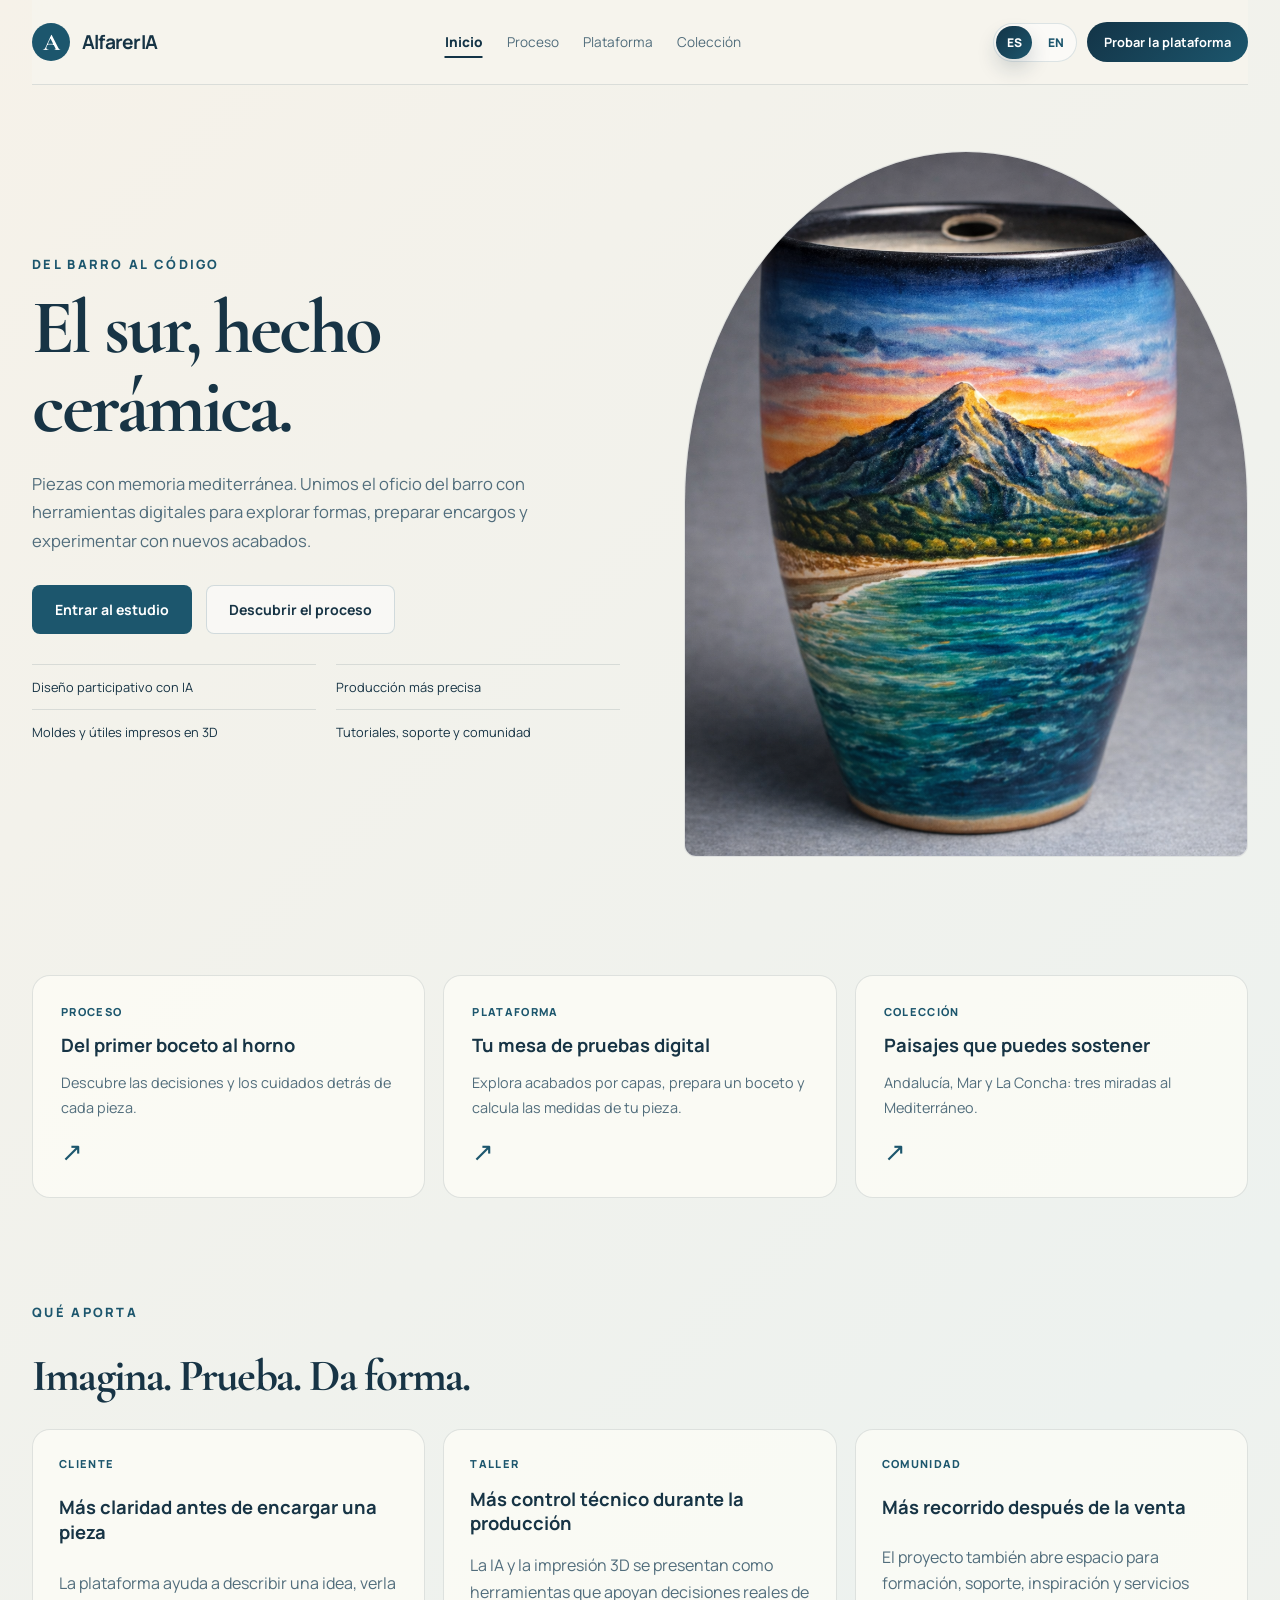
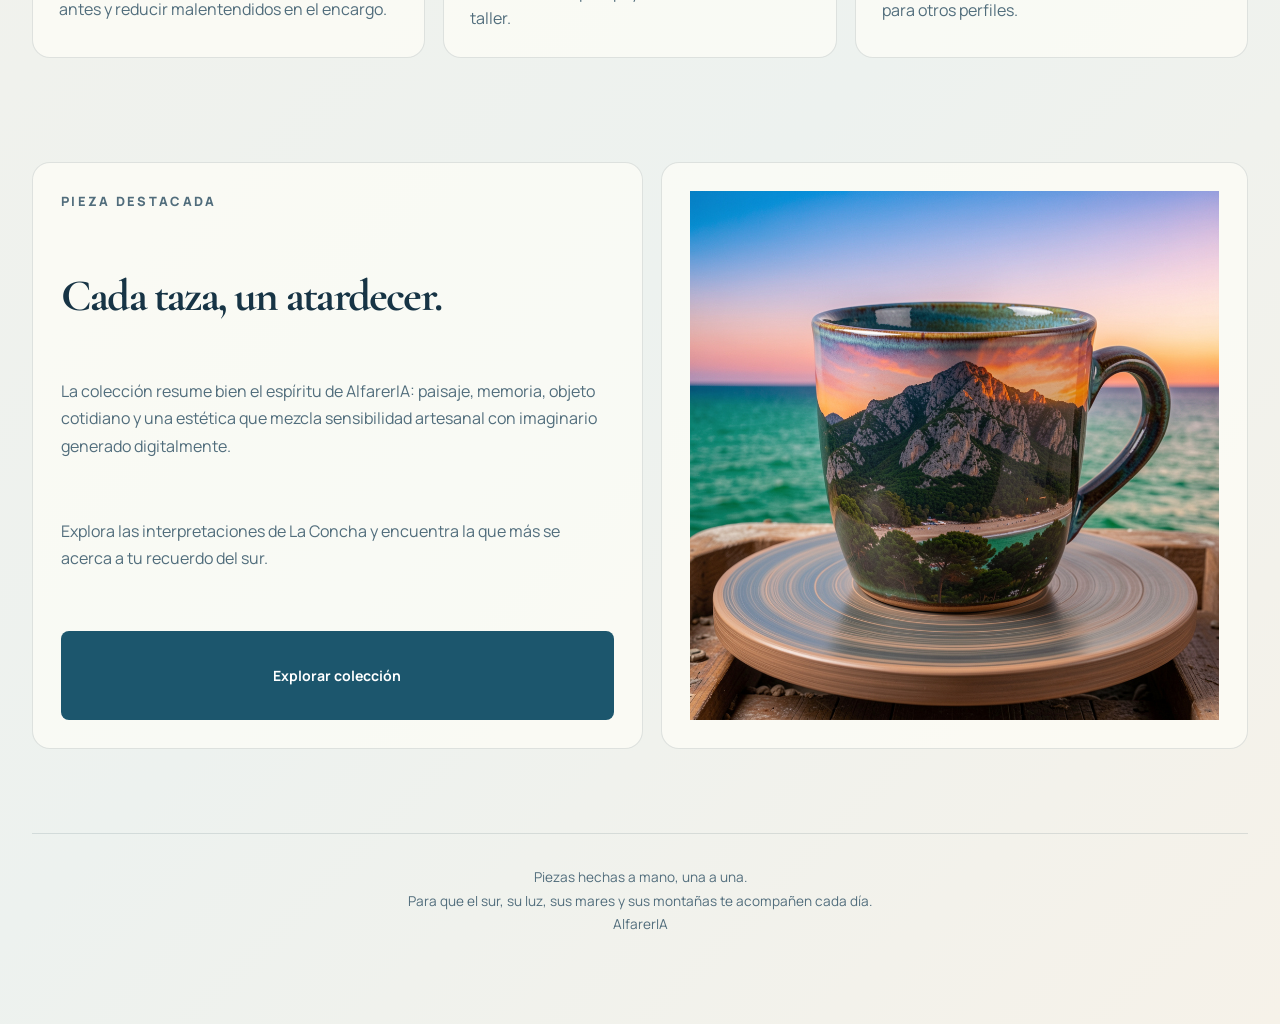
<file: index.html>
<!DOCTYPE html>
<html lang="es">
<head>
  <meta charset="UTF-8">
  <meta name="viewport" content="width=device-width, initial-scale=1.0">
  <title>AlfarerIA | Cerámica con alma mediterránea</title>
  <meta
    name="description"
    content="AlfarerIA une alfarería tradicional, inteligencia artificial e impresión 3D en una experiencia digital con páginas separadas para proceso, plataforma y colección."
  >
  <link rel="preconnect" href="https://fonts.googleapis.com">
  <link rel="preconnect" href="https://fonts.gstatic.com" crossorigin>
  <link
    href="https://fonts.googleapis.com/css2?family=Cormorant+Garamond:wght@500;600;700&family=Manrope:wght@400;500;600;700;800&display=swap"
    rel="stylesheet"
  >
  <link rel="stylesheet" href="./styles.css?v=20261001">
</head>
<body data-page="home">
  <div class="page-shell">
    <header class="topbar">
      <a class="brand" href="./index.html" aria-label="Ir al inicio de AlfarerIA">
        <span class="brand-mark">A</span>
        <span class="brand-copy">
          <strong>AlfarerIA</strong>
          <span>Alfarería tradicional, IA, impresión 3D y plataforma digital</span>
        </span>
      </a>

      <nav class="nav" aria-label="Principal">
        <a data-nav="home" href="./index.html">Inicio</a>
        <a data-nav="process" href="./proceso.html">Proceso</a>
        <a data-nav="platform" href="./plataforma.html">Plataforma</a>
        <a data-nav="collection" href="./coleccion.html">Colección</a>
      </nav>

      <div class="nav-actions">
        <div class="lang-switch" aria-label="Selector de idioma">
          <button class="lang-toggle active" type="button" data-lang="es" aria-pressed="true">ES</button>
          <button class="lang-toggle" type="button" data-lang="en" aria-pressed="false">EN</button>
        </div>
        <a class="nav-cta" href="./plataforma.html">Probar la plataforma</a>
      </div>
    </header>

    <main>
      <section class="hero section landing-hero">
        <div class="hero-copy">
          <p class="eyebrow" id="hero-eyebrow">Del barro al código</p>
          <h1 id="hero-title">El sur, hecho cerámica.</h1>
          <p class="hero-intro" id="hero-intro">
            Piezas con memoria mediterránea. Unimos el oficio del barro con herramientas digitales
            para explorar formas, preparar encargos y experimentar con nuevos acabados.
          </p>

          <div class="hero-actions">
            <a class="button primary" id="hero-primary" href="./plataforma.html">Ver demos</a>
            <a class="button secondary" id="hero-secondary" href="./proceso.html">Descubrir el proceso</a>
          </div>

          <ul class="hero-highlights" aria-label="Valores de la marca">
            <li id="highlight-1">Diseño participativo con IA</li>
            <li id="highlight-2">Producción más precisa</li>
            <li id="highlight-3">Moldes y útiles impresos en 3D</li>
            <li id="highlight-4">Tutoriales, soporte y comunidad</li>
          </ul>
        </div>

        <div class="hero-stage hero-stage-simple">
          <article class="hero-frame">
            <img
              id="hero-image"
              src="./assets/la-concha-artistica.png"
              alt="Taza cerámica inspirada en La Concha al atardecer"
            >
          </article>
        </div>
      </section>

      <section class="section">
        <div class="route-grid">
          <a class="route-card" href="./proceso.html">
            <span class="route-tag" id="route-tag-1">Proceso</span>
            <h3 id="route-title-1">Cómo pasa una idea de la definición del producto deseado al horno</h3>
            <p id="route-text-1">Una página centrada en etapas, decisiones de taller y herramientas que apoyan cada fase.</p>
          </a>

          <a class="route-card" href="./plataforma.html">
            <span class="route-tag" id="route-tag-2">Plataforma</span>
            <h3 id="route-title-2">Demos sencillas que muestran funcionalidades reales</h3>
            <p id="route-text-2">Configurador visual, cálculo de contracción y chatbot conceptual para enseñar el valor digital.</p>
          </a>

          <a class="route-card" href="./coleccion.html">
            <span class="route-tag" id="route-tag-3">Colección</span>
            <h3 id="route-title-3">La parte emocional y visual del proyecto</h3>
            <p id="route-text-3">Una galería por colecciones para ver cómo la propuesta termina convertida en piezas concretas.</p>
          </a>
        </div>
      </section>

      <section class="section">
        <div class="section-heading">
          <p class="eyebrow" id="value-eyebrow">Qué aporta</p>
          <h2 id="value-title">La mezcla de artesanía y tecnología se entiende mejor cuando cada capa tiene su propio espacio.</h2>
        </div>

        <div class="canvas-grid value-grid">
          <article class="canvas-card">
            <span class="canvas-tag" id="value-tag-1">Cliente</span>
            <h3 id="value-card-title-1">Más claridad antes de encargar una pieza</h3>
            <p id="value-card-text-1">La plataforma ayuda a describir una idea, verla antes y reducir malentendidos en el encargo.</p>
          </article>

          <article class="canvas-card">
            <span class="canvas-tag" id="value-tag-2">Taller</span>
            <h3 id="value-card-title-2">Más control técnico durante la producción</h3>
            <p id="value-card-text-2">La IA y la impresión 3D se presentan como herramientas que apoyan decisiones reales de taller.</p>
          </article>

          <article class="canvas-card">
            <span class="canvas-tag" id="value-tag-3">Comunidad</span>
            <h3 id="value-card-title-3">Más recorrido después de la venta</h3>
            <p id="value-card-text-3">El proyecto también abre espacio para formación, soporte, inspiración y servicios para otros perfiles.</p>
          </article>
        </div>
      </section>

      <section class="section teaser-section">
        <div class="story-layout">
          <article class="story-card story-copy">
            <p class="eyebrow" id="teaser-eyebrow">Pieza destacada</p>
            <h2 id="teaser-title">La Concha Sunset Series sigue siendo la puerta de entrada emocional.</h2>
            <p id="teaser-text-1">
              La colección resume bien el espíritu de AlfarerIA: paisaje, memoria, objeto cotidiano y
              una estética que mezcla sensibilidad artesanal con imaginario generado digitalmente.
            </p>
            <p id="teaser-text-2">
              En la página de colección puedes cambiar entre líneas, imágenes y descripciones para ver
              cómo se organiza el catálogo de una forma más rica y más limpia.
            </p>
            <a class="button primary" id="teaser-button" href="./coleccion.html">Explorar colección</a>
          </article>

          <article class="story-card image-card">
            <img src="./assets/la-concha-mar.png" alt="Taza de la colección La Concha Sunset Series sobre el mar">
          </article>
        </div>
      </section>
    </main>

    <footer class="footer">
      <p>Piezas hechas a mano, una a una.</p>
      <p>Para que el sur, su luz, sus mares y sus montañas te acompañen cada día.</p>
      <p>AlfarerIA</p>
    </footer>
  </div>

  <script src="./script.js?v=20261001"></script>
  <script src="./studio.js?v=20261001"></script>
</body>
</html>
</file>
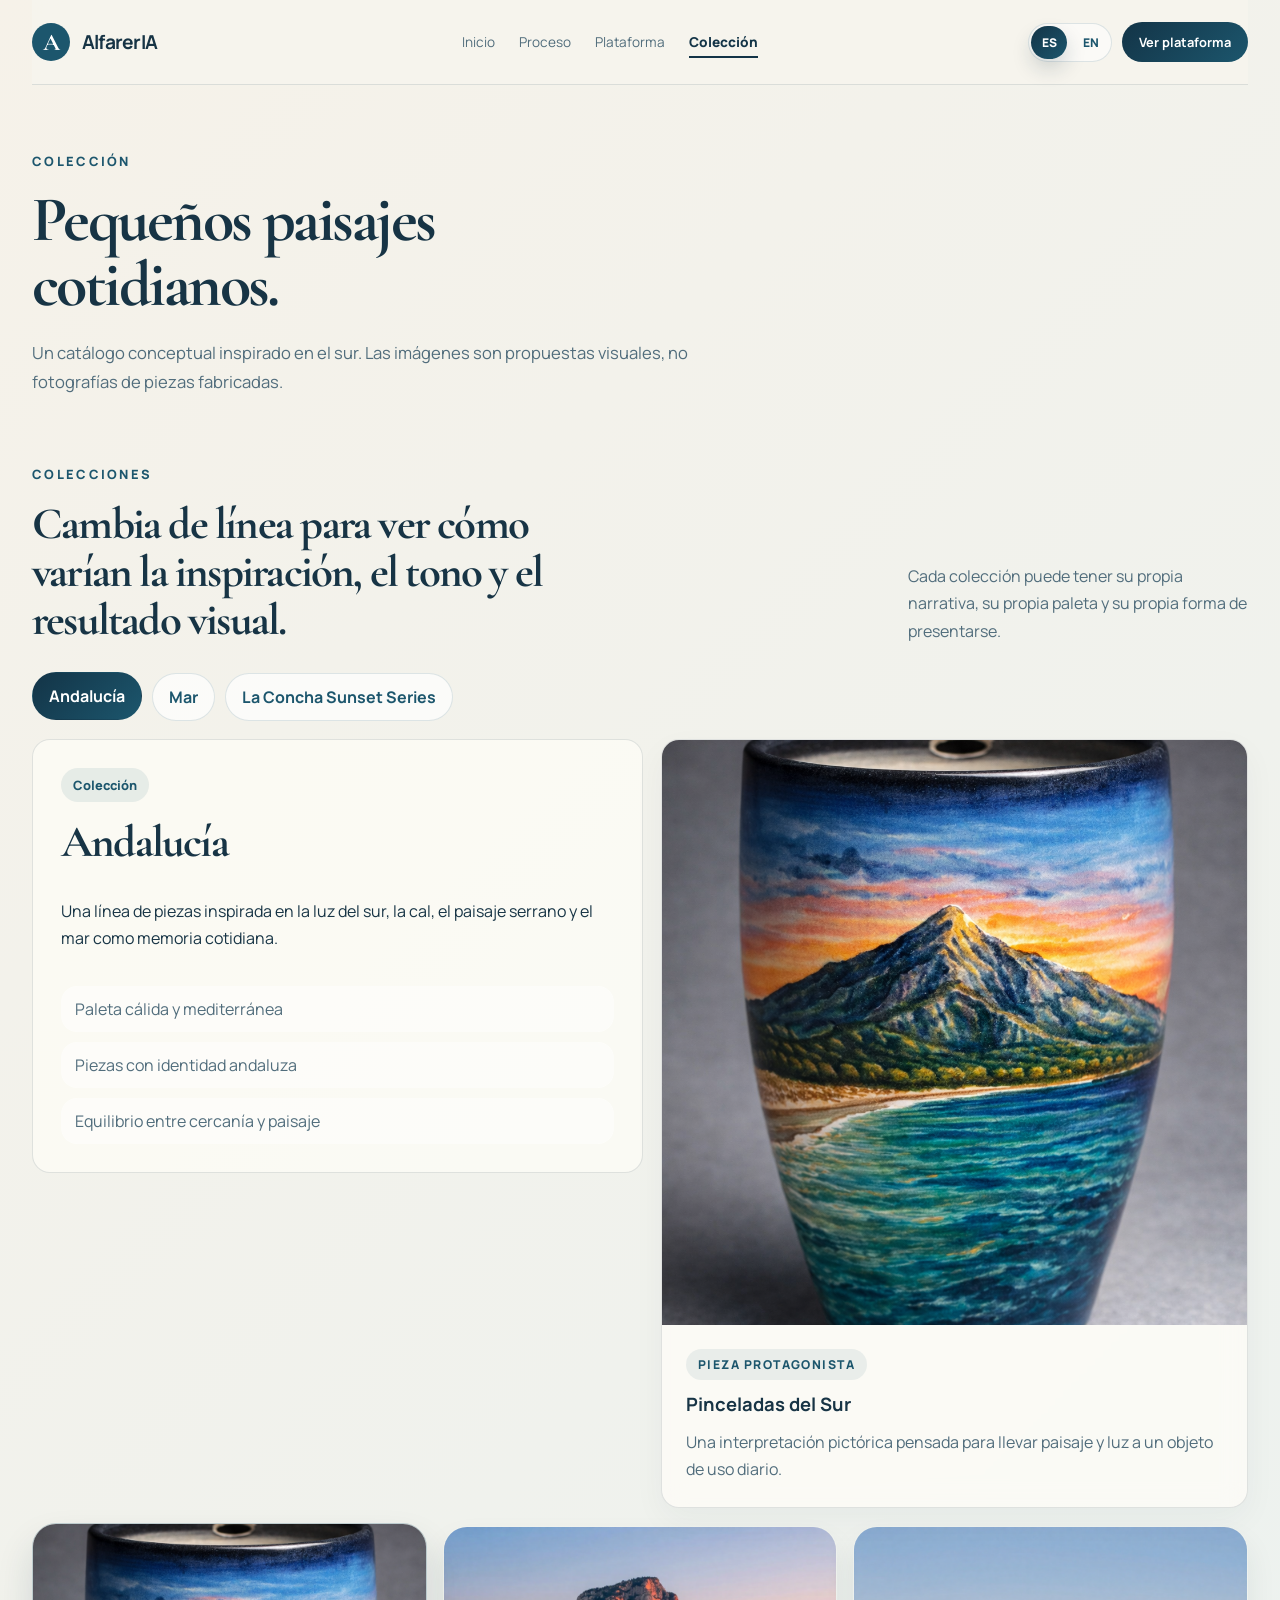
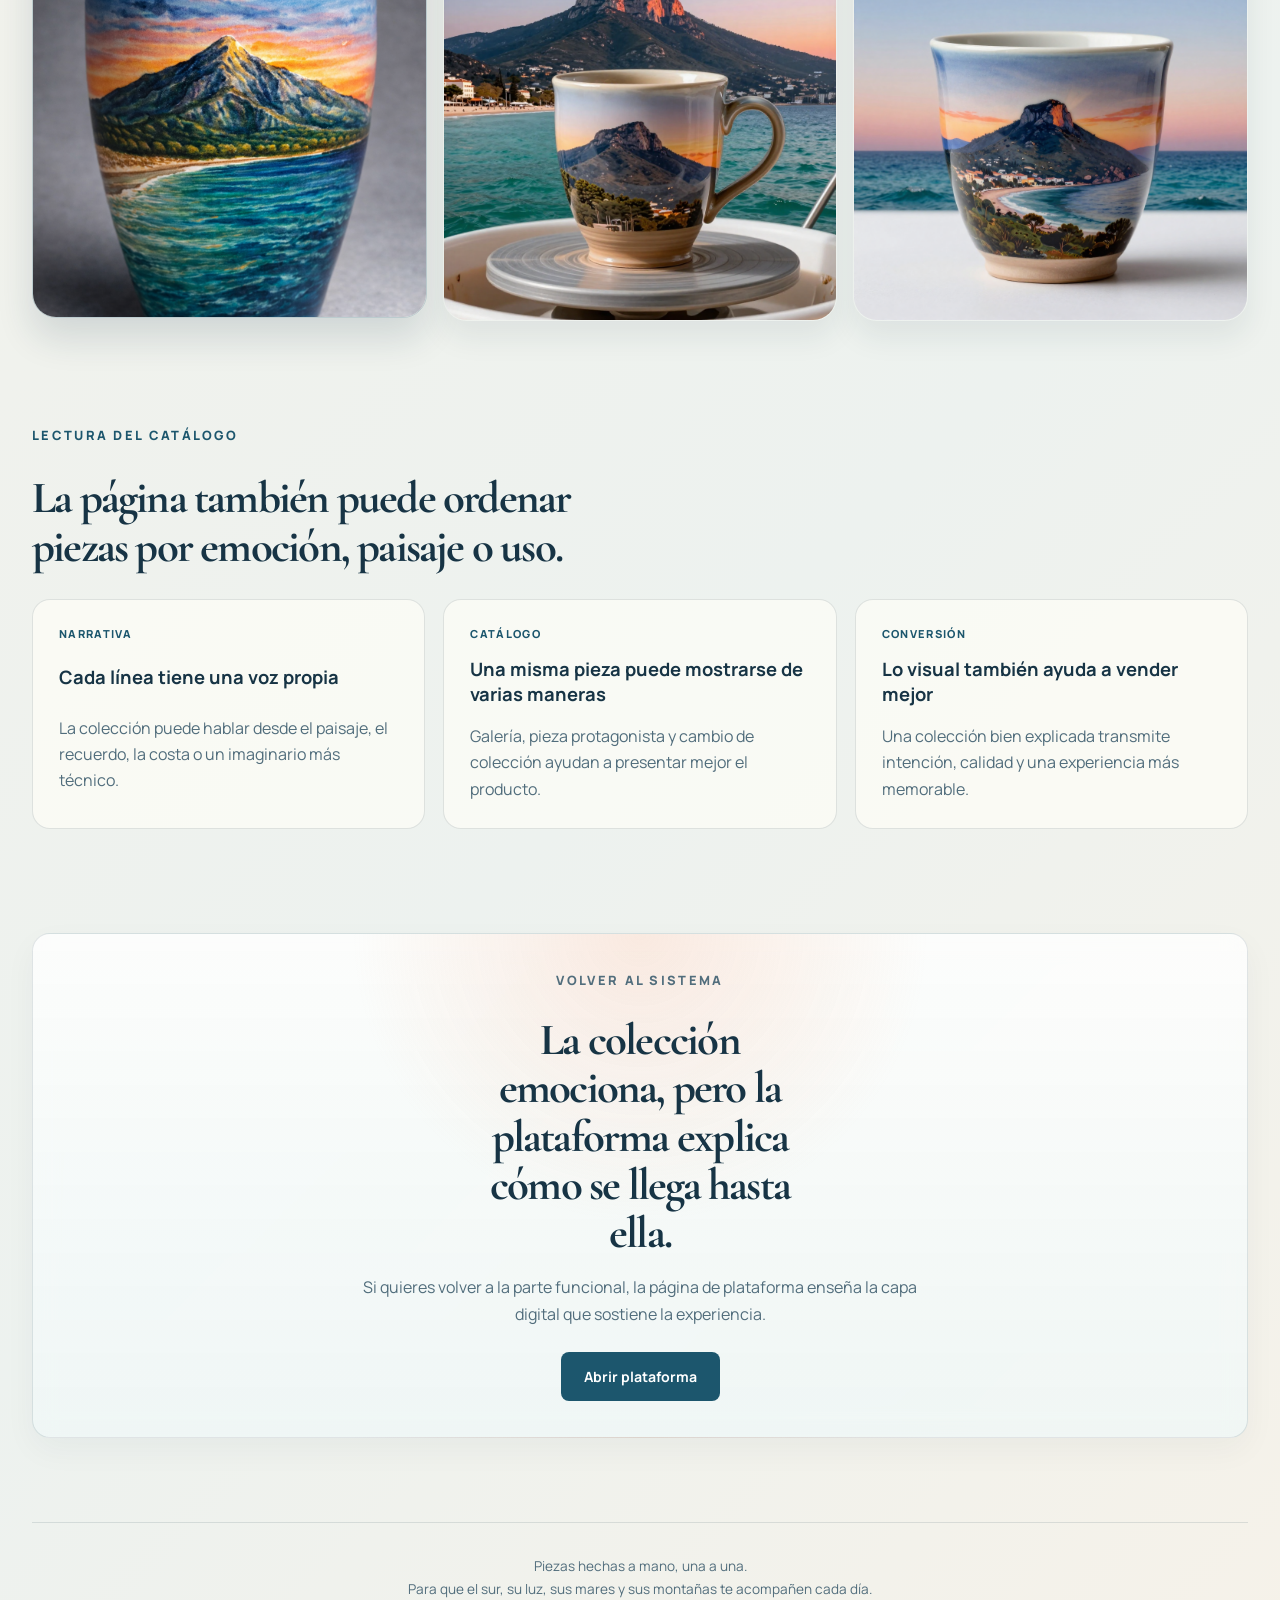
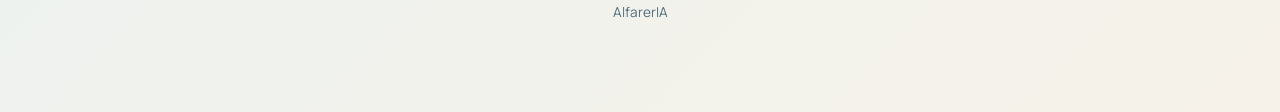
<file: coleccion.html>
<!DOCTYPE html>
<html lang="es">
<head>
  <meta charset="UTF-8">
  <meta name="viewport" content="width=device-width, initial-scale=1.0">
  <title>AlfarerIA | Colección</title>
  <meta
    name="description"
    content="Colecciones de AlfarerIA: Andalucía, Mar y La Concha Sunset Series en una galería interactiva con cambio de piezas."
  >
  <link rel="preconnect" href="https://fonts.googleapis.com">
  <link rel="preconnect" href="https://fonts.gstatic.com" crossorigin>
  <link
    href="https://fonts.googleapis.com/css2?family=Cormorant+Garamond:wght@500;600;700&family=Manrope:wght@400;500;600;700;800&display=swap"
    rel="stylesheet"
  >
  <link rel="stylesheet" href="./styles.css?v=20261001">
</head>
<body data-page="collection">
  <div class="page-shell">
    <header class="topbar">
      <a class="brand" href="./index.html" aria-label="Ir al inicio de AlfarerIA">
        <span class="brand-mark">A</span>
        <span class="brand-copy">
          <strong>AlfarerIA</strong>
          <span>Alfarería tradicional, IA, impresión 3D y plataforma digital</span>
        </span>
      </a>

      <nav class="nav" aria-label="Principal">
        <a data-nav="home" href="./index.html">Inicio</a>
        <a data-nav="process" href="./proceso.html">Proceso</a>
        <a data-nav="platform" href="./plataforma.html">Plataforma</a>
        <a data-nav="collection" href="./coleccion.html">Colección</a>
      </nav>

      <div class="nav-actions">
        <div class="lang-switch" aria-label="Selector de idioma">
          <button class="lang-toggle active" type="button" data-lang="es" aria-pressed="true">ES</button>
          <button class="lang-toggle" type="button" data-lang="en" aria-pressed="false">EN</button>
        </div>
        <a class="nav-cta" href="./plataforma.html">Ver plataforma</a>
      </div>
    </header>

    <main>
      <section class="page-hero section">
        <div class="page-hero-copy">
          <p class="eyebrow" id="page-eyebrow">Colección</p>
          <h1 id="page-title">El catálogo muestra cómo la idea digital termina convertida en piezas con carácter propio.</h1>
          <p class="hero-intro" id="page-intro">
            Aquí la web funciona como un pequeño catálogo interactivo, con cambio de colección y de
            pieza protagonista.
          </p>
        </div>
      </section>

      <section class="section">
        <div class="section-heading split">
          <div>
            <p class="eyebrow" id="collections-eyebrow">Colecciones</p>
            <h2 id="collections-title">Cambia de línea para ver cómo varían la inspiración, el tono y el resultado visual.</h2>
          </div>
          <p class="section-note" id="collections-note">
            Cada colección puede tener su propia narrativa, su propia paleta y su propia forma de presentarse.
          </p>
        </div>

        <div class="collection-tabs">
          <button class="collection-tab active" type="button" data-collection="andalucia">Andalucía</button>
          <button class="collection-tab" type="button" data-collection="mar">Mar</button>
          <button class="collection-tab" type="button" data-collection="concha">La Concha Sunset Series</button>
        </div>

        <div class="gallery-layout collection-layout">
          <article class="story-card collection-summary">
            <span class="collection-badge" id="collection-badge">Colección</span>
            <h2 id="collection-title">Andalucía</h2>
            <p id="collection-description">
              Una línea de piezas inspirada en la luz del sur, la cal, el paisaje serrano y el mar como memoria cotidiana.
            </p>
            <ul class="collection-points" id="collection-points">
              <li>Paleta cálida y mediterránea</li>
              <li>Piezas con identidad andaluza</li>
              <li>Equilibrio entre cercanía y paisaje</li>
            </ul>
          </article>

          <article class="gallery-spotlight">
            <img id="collection-spotlight-image" src="./assets/la-concha-artistica.png" alt="Pieza principal de la colección Andalucía">
            <div class="spotlight-copy">
              <span class="spotlight-kicker" id="collection-spotlight-kicker">Pieza protagonista</span>
              <h3 id="collection-spotlight-title">Pinceladas del Sur</h3>
              <p id="collection-spotlight-text">Una interpretación pictórica pensada para llevar paisaje y luz a un objeto de uso diario.</p>
            </div>
          </article>
        </div>

        <div class="gallery-thumbs collection-thumbs" aria-label="Selector de piezas">
          <button class="thumb-button active" type="button" data-item="sur">
            <img src="./assets/la-concha-artistica.png" alt="Pieza artística inspirada en el sur">
          </button>
          <button class="thumb-button" type="button" data-item="bahia">
            <img src="./assets/la-concha-bahia.png" alt="Pieza inspirada en una bahía mediterránea">
          </button>
          <button class="thumb-button" type="button" data-item="costa">
            <img src="./assets/la-concha-costa.png" alt="Pieza con costa tranquila">
          </button>
        </div>
      </section>

      <section class="section">
        <div class="section-heading">
          <p class="eyebrow" id="series-eyebrow">Lectura del catálogo</p>
          <h2 id="series-title">La página también puede ordenar piezas por emoción, paisaje o uso.</h2>
        </div>

        <div class="feature-grid">
          <article class="feature-card">
            <span class="feature-tag" id="series-tag-1">Narrativa</span>
            <h3 id="series-card-title-1">Cada línea tiene una voz propia</h3>
            <p id="series-card-text-1">La colección puede hablar desde el paisaje, el recuerdo, la costa o un imaginario más técnico.</p>
          </article>

          <article class="feature-card">
            <span class="feature-tag" id="series-tag-2">Catálogo</span>
            <h3 id="series-card-title-2">Una misma pieza puede mostrarse de varias maneras</h3>
            <p id="series-card-text-2">Galería, pieza protagonista y cambio de colección ayudan a presentar mejor el producto.</p>
          </article>

          <article class="feature-card">
            <span class="feature-tag" id="series-tag-3">Conversión</span>
            <h3 id="series-card-title-3">Lo visual también ayuda a vender mejor</h3>
            <p id="series-card-text-3">Una colección bien explicada transmite intención, calidad y una experiencia más memorable.</p>
          </article>
        </div>
      </section>

      <section class="cta section">
        <div class="cta-card">
          <p class="eyebrow" id="cta-eyebrow">Volver al sistema</p>
          <h2 id="cta-title">La colección emociona, pero la plataforma explica cómo se llega hasta ella.</h2>
          <p id="cta-text">
            Si quieres volver a la parte funcional, la página de plataforma enseña la capa digital que sostiene la experiencia.
          </p>
          <a class="button primary" id="cta-button" href="./plataforma.html">Abrir plataforma</a>
        </div>
      </section>
    </main>

    <footer class="footer">
      <p>Piezas hechas a mano, una a una.</p>
      <p>Para que el sur, su luz, sus mares y sus montañas te acompañen cada día.</p>
      <p>AlfarerIA</p>
    </footer>
  </div>

  <script src="./script.js?v=20261001"></script>
  <script src="./studio.js?v=20261001"></script>
</body>
</html>
</file>
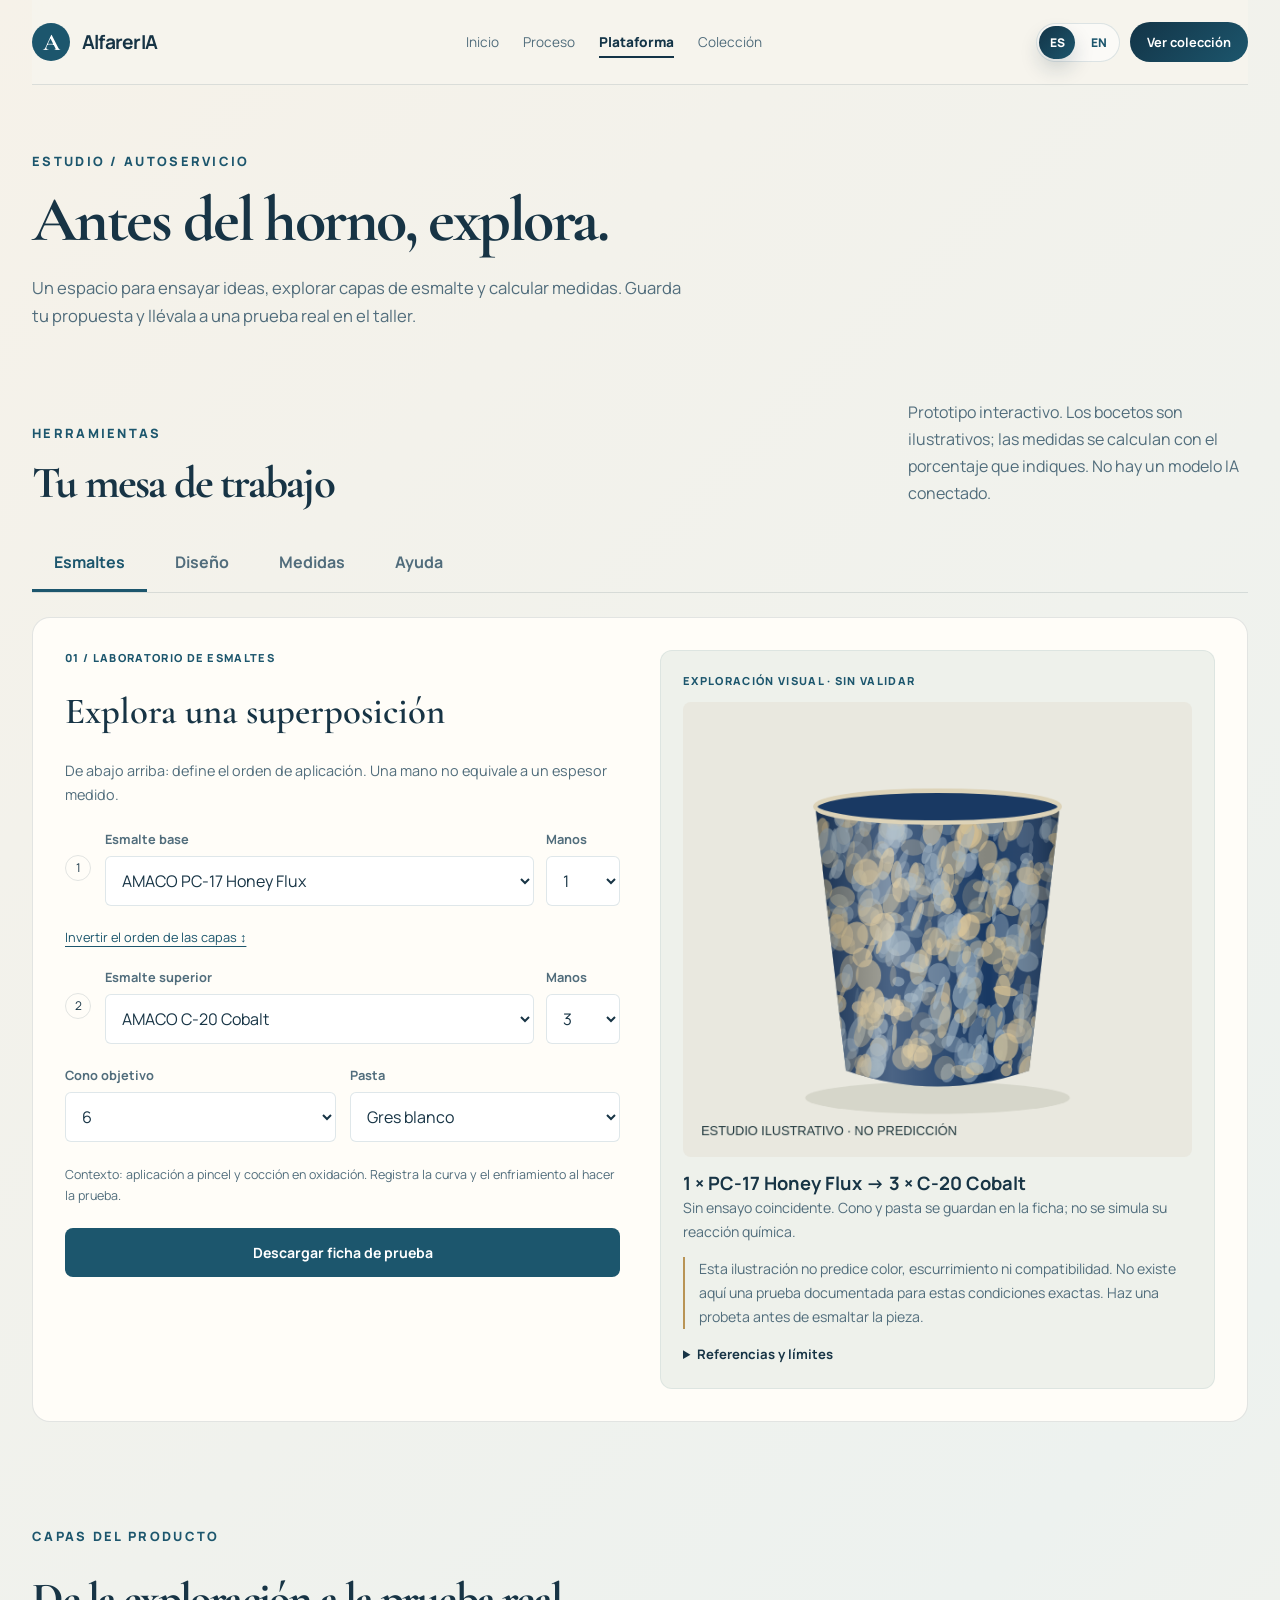
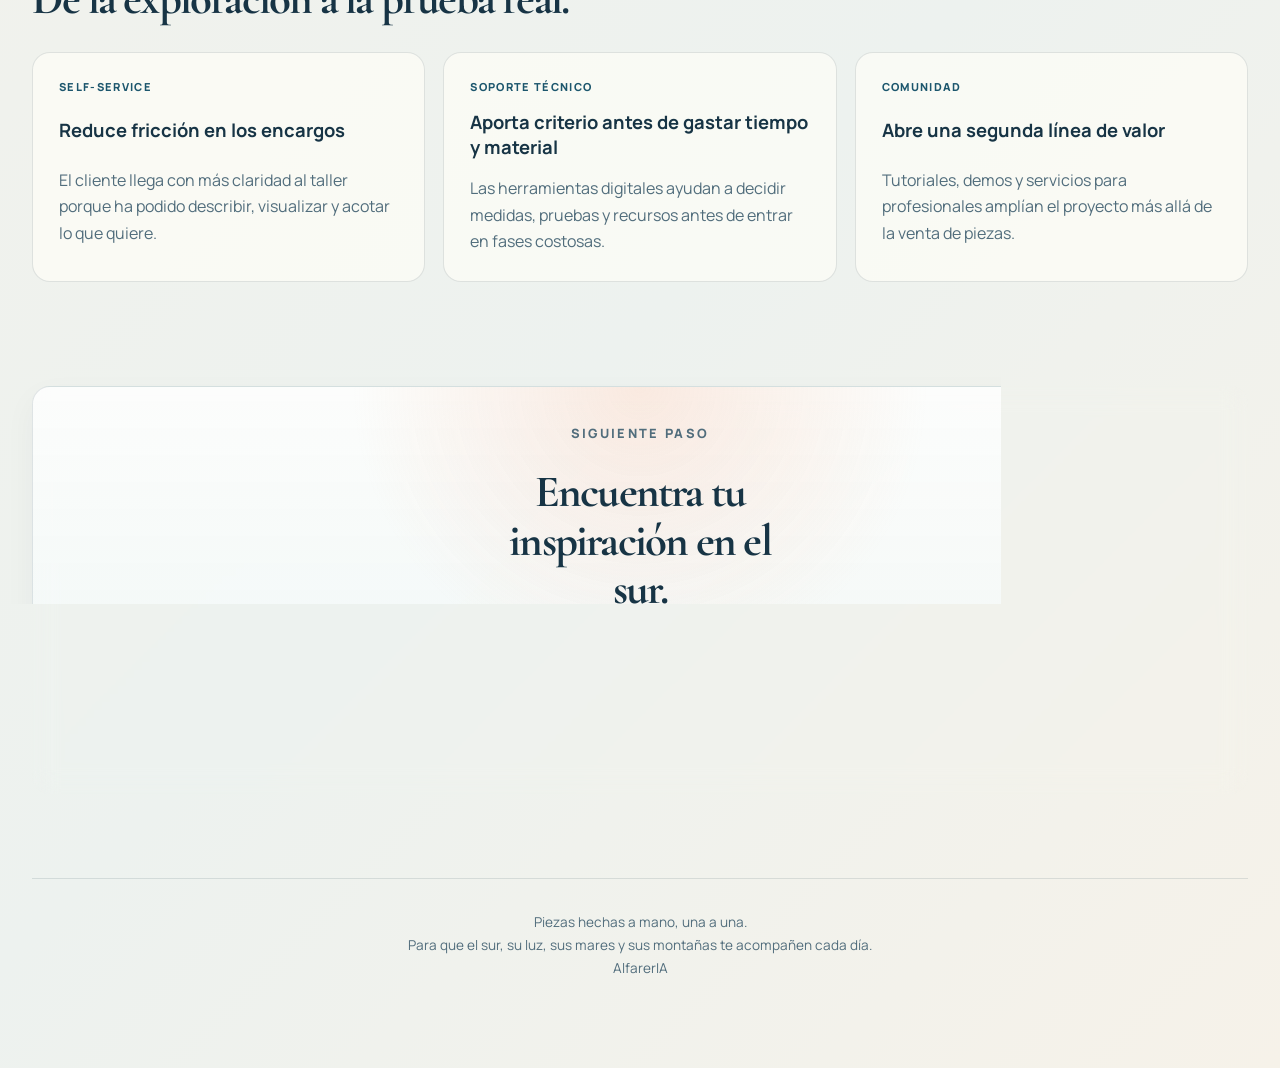
<file: plataforma.html>
<!DOCTYPE html>
<html lang="es">
<head>
  <meta charset="UTF-8">
  <meta name="viewport" content="width=device-width, initial-scale=1.0">
  <title>AlfarerIA | Plataforma</title>
  <meta
    name="description"
    content="Plataforma digital de AlfarerIA con demos de configurador visual, cálculo de contracción y chatbot de co-creación."
  >
  <link rel="preconnect" href="https://fonts.googleapis.com">
  <link rel="preconnect" href="https://fonts.gstatic.com" crossorigin>
  <link
    href="https://fonts.googleapis.com/css2?family=Cormorant+Garamond:wght@500;600;700&family=Manrope:wght@400;500;600;700;800&display=swap"
    rel="stylesheet"
  >
  <link rel="stylesheet" href="./styles.css?v=20261001">
</head>
<body data-page="platform">
  <div class="page-shell">
    <header class="topbar">
      <a class="brand" href="./index.html" aria-label="Ir al inicio de AlfarerIA">
        <span class="brand-mark">A</span>
        <span class="brand-copy">
          <strong>AlfarerIA</strong>
          <span>Alfarería tradicional, IA, impresión 3D y plataforma digital</span>
        </span>
      </a>

      <nav class="nav" aria-label="Principal">
        <a data-nav="home" href="./index.html">Inicio</a>
        <a data-nav="process" href="./proceso.html">Proceso</a>
        <a data-nav="platform" href="./plataforma.html">Plataforma</a>
        <a data-nav="collection" href="./coleccion.html">Colección</a>
      </nav>

      <div class="nav-actions">
        <div class="lang-switch" aria-label="Selector de idioma">
          <button class="lang-toggle active" type="button" data-lang="es" aria-pressed="true">ES</button>
          <button class="lang-toggle" type="button" data-lang="en" aria-pressed="false">EN</button>
        </div>
        <a class="nav-cta" href="./coleccion.html">Ver colección</a>
      </div>
    </header>

    <main>
      <section class="page-hero section">
        <div class="page-hero-copy">
          <p class="eyebrow" id="page-eyebrow">Plataforma</p>
          <h1 id="page-title">Antes del horno, explora.</h1>
          <p class="hero-intro" id="page-intro">
            Esta página reúne pequeños prototipos para mostrar cómo podrían sentirse algunas
            funcionalidades de AlfarerIA.
          </p>
        </div>
      </section>

      <section class="section">
        <div class="section-heading split">
          <div>
            <p class="eyebrow" id="platform-eyebrow">Demostraciones</p>
            <h2 id="platform-title">Tres ejemplos sencillos para enseñar diseño asistido, apoyo técnico y atención guiada.</h2>
          </div>
          <p class="section-note" id="platform-note">
            No son herramientas finales, pero sí ayudan a visualizar el tipo de producto digital que podría acompañar al taller.
          </p>
        </div>

        <div class="tool-stack">
          <article class="tool-shell two-column-shell">
            <div class="tool-panel">
              <span class="tool-tag" id="tool-tag-1">Configurador</span>
              <h3 id="tool-title-1">Genera un concepto de pieza a partir de una idea</h3>
              <label class="control-group">
                <span id="config-label-idea">Describe la pieza</span>
                <textarea id="idea-input" rows="5">Taza inspirada en La Concha, con tonos marinos y sensación de atardecer tranquilo.</textarea>
              </label>
              <div class="control-grid">
                <label class="control-group">
                  <span id="config-label-mood">Ambiente</span>
                  <select id="mood-select">
                    <option value="serene">Sereno</option>
                    <option value="bold">Intenso</option>
                    <option value="warm">Cálido</option>
                  </select>
                </label>
                <label class="control-group">
                  <span id="config-label-audience">Perfil</span>
                  <select id="audience-select">
                    <option value="client">Cliente final</option>
                    <option value="pro">Ceramista profesional</option>
                    <option value="school">Escuela o taller</option>
                  </select>
                </label>
              </div>
              <button class="button primary" id="generate-button" type="button">Generar propuesta</button>
            </div>

            <article class="output-card">
              <span class="output-kicker" id="config-kicker">Boceto ilustrativo · sin IA</span>
              <h3 id="config-title">Taza Costa Serena</h3>
              <p id="config-text">Una pieza de líneas suaves, paisaje costero y acabado luminoso pensada para uso diario y fuerte carga emocional.</p>
              <div class="palette-row" id="palette-row">
                <span class="palette-chip">Turquesa suave</span>
                <span class="palette-chip">Arena clara</span>
                <span class="palette-chip">Coral tenue</span>
              </div>
            </article>
          </article>

          <article class="tool-shell two-column-shell">
            <div class="tool-panel">
              <span class="tool-tag" id="tool-tag-2">Cálculo</span>
              <h3 id="tool-title-2">Simula la contracción de una pieza antes de fabricarla</h3>
              <div class="control-grid">
                <label class="control-group">
                  <span id="calc-label-diameter">Diámetro inicial (cm)</span>
                  <input id="diameter-input" type="number" value="9.5" step="0.1" min="1">
                </label>
                <label class="control-group">
                  <span id="calc-label-height">Altura inicial (cm)</span>
                  <input id="height-input" type="number" value="10.8" step="0.1" min="1">
                </label>
                <label class="control-group">
                  <span id="calc-label-shrinkage">Contracción estimada (%)</span>
                  <input id="shrinkage-input" type="number" value="12" step="0.1" min="0" max="40">
                </label>
              </div>
            </div>

            <article class="output-card calc-output">
              <span class="output-kicker" id="calc-kicker">Resultado estimado</span>
              <div class="calc-results">
                <div class="calc-result-box">
                  <strong id="diameter-result">8.36 cm</strong>
                  <span id="diameter-result-label">Diámetro final</span>
                </div>
                <div class="calc-result-box">
                  <strong id="height-result">9.50 cm</strong>
                  <span id="height-result-label">Altura final</span>
                </div>
                <div class="calc-result-box">
                  <strong id="loss-result">12.0%</strong>
                  <span id="loss-result-label">Merma aplicada</span>
                </div>
              </div>
              <p id="calc-text">Este cálculo ilustra cómo la IA puede ayudar a ajustar medidas antes de pasar a producción.</p>
            </article>
          </article>

          <article class="tool-shell two-column-shell">
            <div class="tool-panel">
              <span class="tool-tag" id="tool-tag-3">Chatbot</span>
              <h3 id="tool-title-3">Prueba tres preguntas típicas de cliente o comunidad</h3>
              <div class="prompt-chips">
                <button class="prompt-chip active" type="button" data-reply="gift">Quiero un regalo</button>
                <button class="prompt-chip" type="button" data-reply="glaze">Necesito ayuda con esmaltes</button>
                <button class="prompt-chip" type="button" data-reply="classroom">Busco una demo para clase</button>
              </div>
            </div>

            <article class="output-card chat-output">
              <span class="output-kicker" id="chat-kicker">Respuesta guiada</span>
              <p class="chat-user" id="chat-user">Quiero un regalo</p>
              <p class="chat-assistant" id="chat-assistant">Puedo ayudarte a diseñar una pieza personalizada a partir de una foto, un lugar o una emoción. Empezaríamos por el estilo, la paleta y el uso de la pieza.</p>
            </article>
          </article>
        </div>
      </section>

      <section class="section">
        <div class="section-heading">
          <p class="eyebrow" id="feature-eyebrow">Capas del producto</p>
          <h2 id="feature-title">La plataforma no sirve solo para vender: también ordena, acompaña y enseña.</h2>
        </div>

        <div class="feature-grid">
          <article class="feature-card">
            <span class="feature-tag" id="feature-tag-1">Self-service</span>
            <h3 id="feature-card-title-1">Reduce fricción en los encargos</h3>
            <p id="feature-card-text-1">El cliente llega con más claridad al taller porque ha podido describir, visualizar y acotar lo que quiere.</p>
          </article>

          <article class="feature-card">
            <span class="feature-tag" id="feature-tag-2">Soporte técnico</span>
            <h3 id="feature-card-title-2">Aporta criterio antes de gastar tiempo y material</h3>
            <p id="feature-card-text-2">Las herramientas digitales ayudan a decidir medidas, pruebas y recursos antes de entrar en fases costosas.</p>
          </article>

          <article class="feature-card">
            <span class="feature-tag" id="feature-tag-3">Comunidad</span>
            <h3 id="feature-card-title-3">Abre una segunda línea de valor</h3>
            <p id="feature-card-text-3">Tutoriales, demos y servicios para profesionales amplían el proyecto más allá de la venta de piezas.</p>
          </article>
        </div>
      </section>

      <section class="cta section">
        <div class="cta-card">
          <p class="eyebrow" id="cta-eyebrow">Siguiente paso</p>
          <h2 id="cta-title">Después de entender la plataforma, toca volver al objeto y a la colección.</h2>
          <p id="cta-text">
            La página de colección convierte todo esto en piezas, series y relatos visuales más concretos.
          </p>
          <a class="button primary" id="cta-button" href="./coleccion.html">Ir a la colección</a>
        </div>
      </section>
    </main>

    <footer class="footer">
      <p>Piezas hechas a mano, una a una.</p>
      <p>Para que el sur, su luz, sus mares y sus montañas te acompañen cada día.</p>
      <p>AlfarerIA</p>
    </footer>
  </div>

  <script src="./script.js?v=20261001"></script>
  <script src="./studio.js?v=20261001"></script>
</body>
</html>
</file>
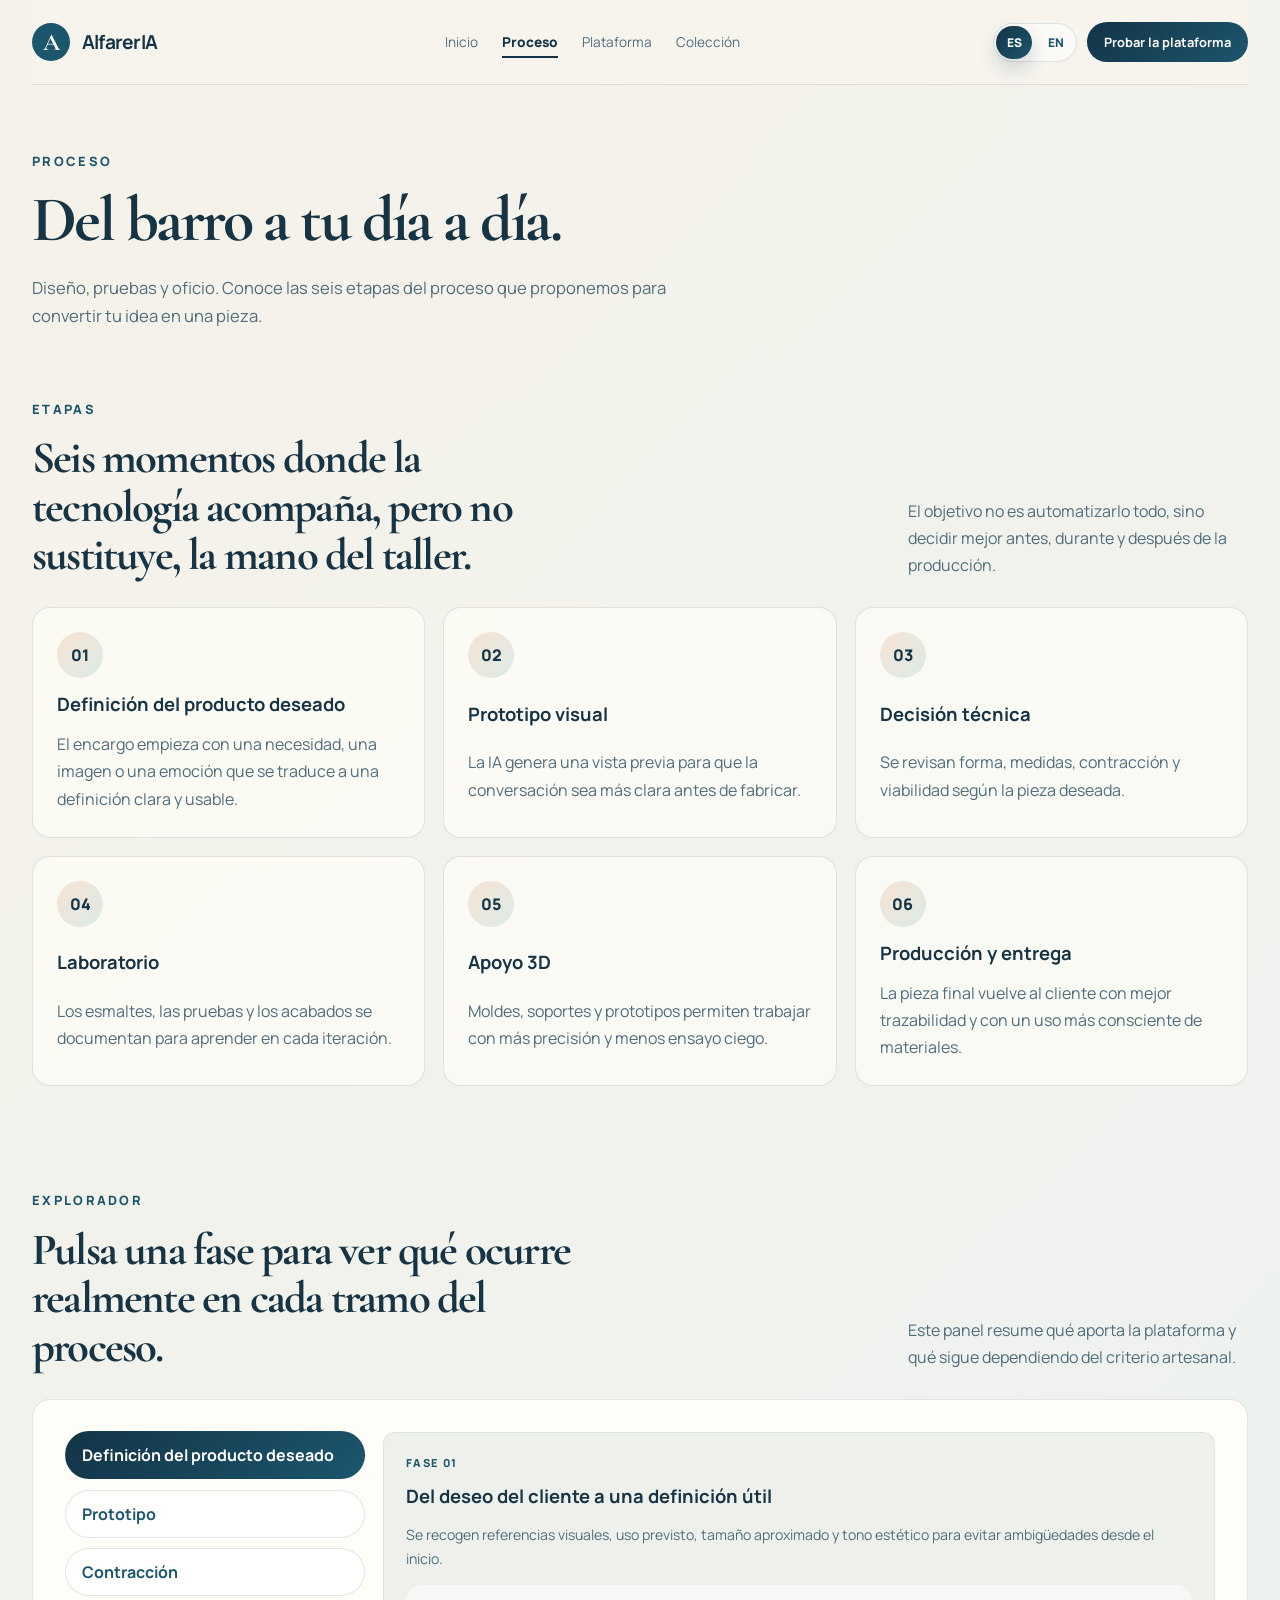
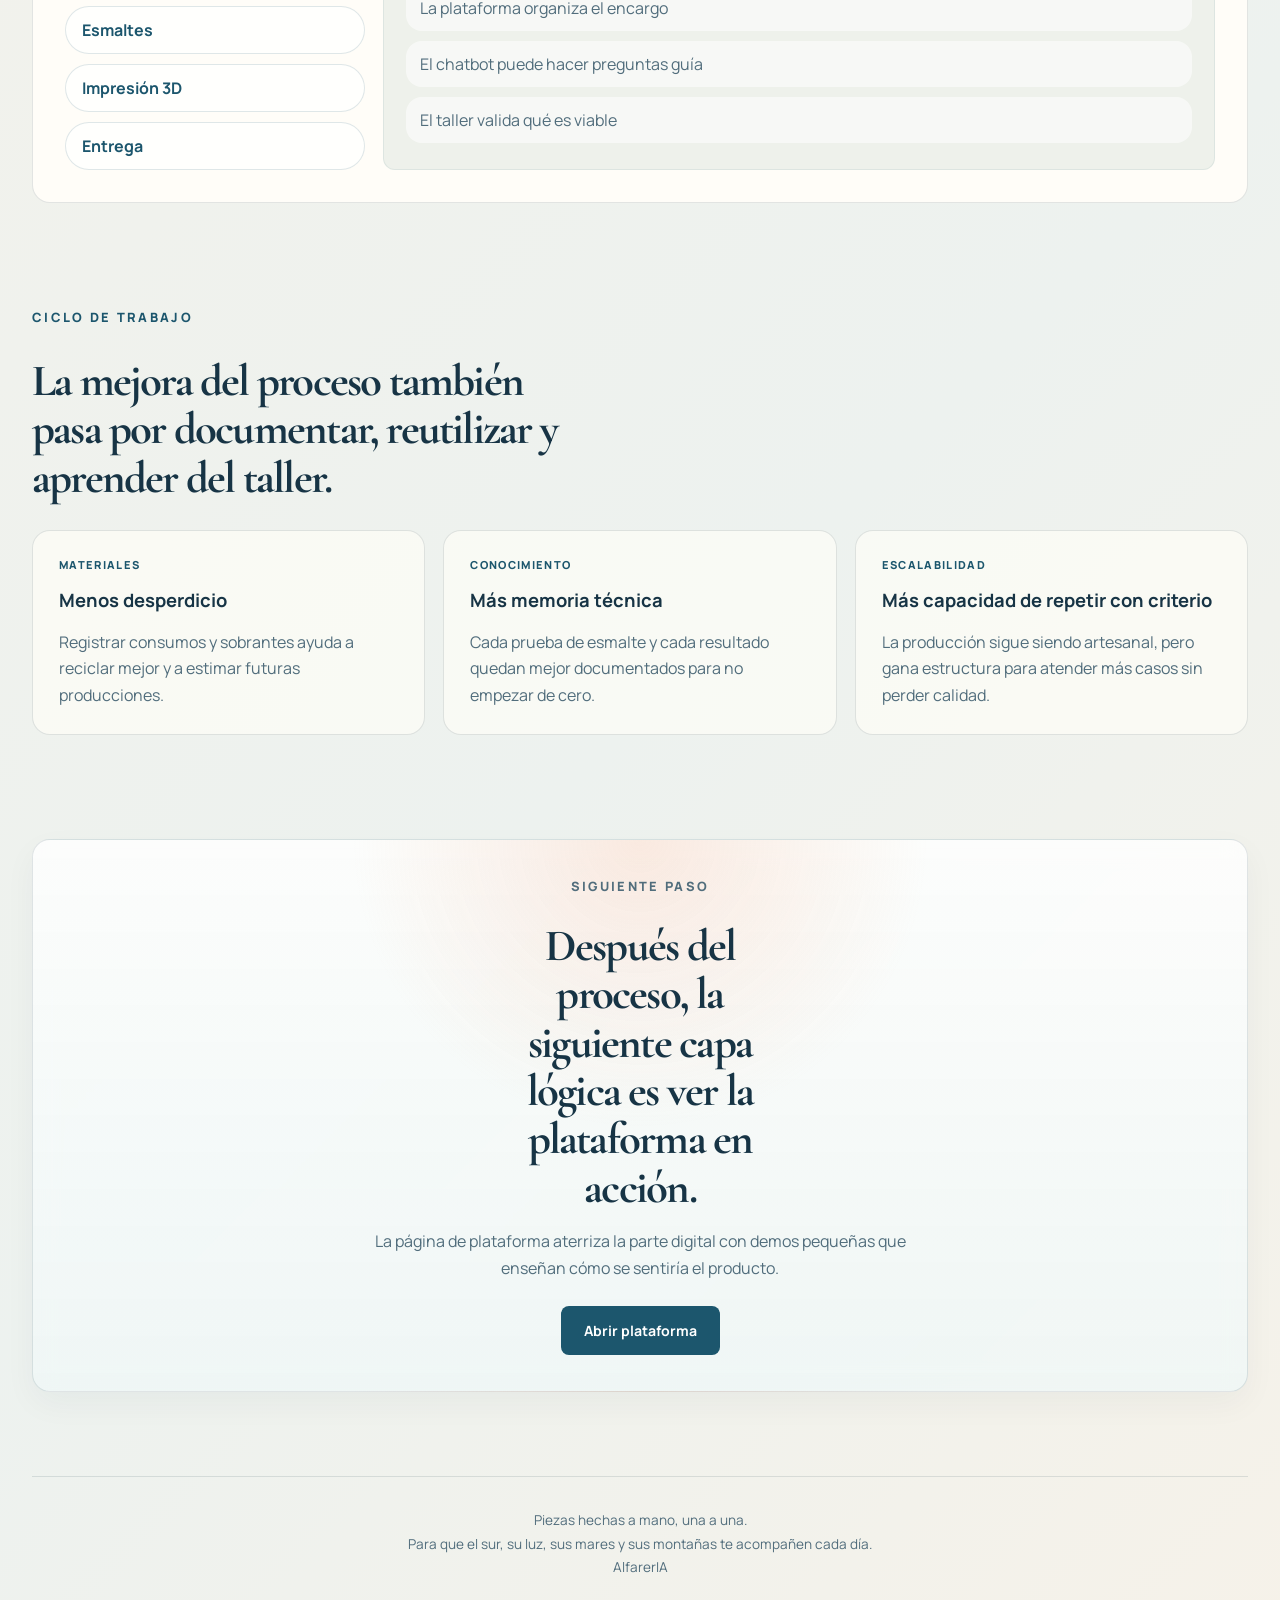
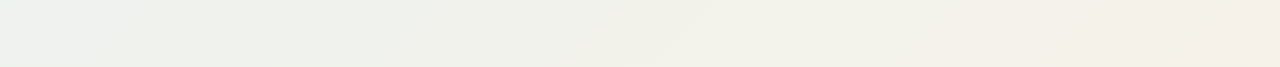
<file: proceso.html>
<!DOCTYPE html>
<html lang="es">
<head>
  <meta charset="UTF-8">
  <meta name="viewport" content="width=device-width, initial-scale=1.0">
  <title>AlfarerIA | Proceso</title>
  <meta
    name="description"
    content="Proceso creativo de AlfarerIA: de la definición del producto deseado al horno con apoyo de inteligencia artificial, impresión 3D y decisiones artesanales."
  >
  <link rel="preconnect" href="https://fonts.googleapis.com">
  <link rel="preconnect" href="https://fonts.gstatic.com" crossorigin>
  <link
    href="https://fonts.googleapis.com/css2?family=Cormorant+Garamond:wght@500;600;700&family=Manrope:wght@400;500;600;700;800&display=swap"
    rel="stylesheet"
  >
  <link rel="stylesheet" href="./styles.css?v=20261001">
</head>
<body data-page="process">
  <div class="page-shell">
    <header class="topbar">
      <a class="brand" href="./index.html" aria-label="Ir al inicio de AlfarerIA">
        <span class="brand-mark">A</span>
        <span class="brand-copy">
          <strong>AlfarerIA</strong>
          <span>Alfarería tradicional, IA, impresión 3D y plataforma digital</span>
        </span>
      </a>

      <nav class="nav" aria-label="Principal">
        <a data-nav="home" href="./index.html">Inicio</a>
        <a data-nav="process" href="./proceso.html">Proceso</a>
        <a data-nav="platform" href="./plataforma.html">Plataforma</a>
        <a data-nav="collection" href="./coleccion.html">Colección</a>
      </nav>

      <div class="nav-actions">
        <div class="lang-switch" aria-label="Selector de idioma">
          <button class="lang-toggle active" type="button" data-lang="es" aria-pressed="true">ES</button>
          <button class="lang-toggle" type="button" data-lang="en" aria-pressed="false">EN</button>
        </div>
        <a class="nav-cta" href="./plataforma.html">Probar la plataforma</a>
      </div>
    </header>

    <main>
      <section class="page-hero section">
        <div class="page-hero-copy">
          <p class="eyebrow" id="page-eyebrow">Proceso</p>
          <h1 id="page-title">Cada pieza nace de una conversación, pasa por una validación digital y termina en un gesto artesanal.</h1>
          <p class="hero-intro" id="page-intro">
            Esta página explica cómo se reparte el trabajo entre cliente, plataforma, inteligencia
            artificial, impresión 3D y taller cerámico.
          </p>
        </div>
      </section>

      <section class="process section">
        <div class="section-heading split">
          <div>
            <p class="eyebrow" id="timeline-eyebrow">Etapas</p>
            <h2 id="timeline-title">Seis momentos donde la tecnología acompaña, pero no sustituye, la mano del taller.</h2>
          </div>
          <p class="section-note" id="timeline-note">
            El objetivo no es automatizarlo todo, sino decidir mejor antes, durante y después de la producción.
          </p>
        </div>

        <div class="process-grid">
          <article class="process-card">
            <span>01</span>
            <h3 id="process-card-title-1">Definición del producto deseado</h3>
            <p id="process-card-text-1">El encargo empieza con una necesidad, una imagen o una emoción que se traduce a una definición clara y usable.</p>
          </article>

          <article class="process-card">
            <span>02</span>
            <h3 id="process-card-title-2">Prototipo visual</h3>
            <p id="process-card-text-2">La IA genera una vista previa para que la conversación sea más clara antes de fabricar.</p>
          </article>

          <article class="process-card">
            <span>03</span>
            <h3 id="process-card-title-3">Decisión técnica</h3>
            <p id="process-card-text-3">Se revisan forma, medidas, contracción y viabilidad según la pieza deseada.</p>
          </article>

          <article class="process-card">
            <span>04</span>
            <h3 id="process-card-title-4">Laboratorio</h3>
            <p id="process-card-text-4">Los esmaltes, las pruebas y los acabados se documentan para aprender en cada iteración.</p>
          </article>

          <article class="process-card">
            <span>05</span>
            <h3 id="process-card-title-5">Apoyo 3D</h3>
            <p id="process-card-text-5">Moldes, soportes y prototipos permiten trabajar con más precisión y menos ensayo ciego.</p>
          </article>

          <article class="process-card">
            <span>06</span>
            <h3 id="process-card-title-6">Producción y entrega</h3>
            <p id="process-card-text-6">La pieza final vuelve al cliente con mejor trazabilidad y con un uso más consciente de materiales.</p>
          </article>
        </div>
      </section>

      <section class="section">
        <div class="section-heading split">
          <div>
            <p class="eyebrow" id="explorer-eyebrow">Explorador</p>
            <h2 id="explorer-title">Pulsa una fase para ver qué ocurre realmente en cada tramo del proceso.</h2>
          </div>
          <p class="section-note" id="explorer-note">
            Este panel resume qué aporta la plataforma y qué sigue dependiendo del criterio artesanal.
          </p>
        </div>

        <div class="tool-shell stage-shell">
          <div class="stage-tabs">
            <button class="stage-tab active" type="button" data-stage="brief">Definición del producto deseado</button>
            <button class="stage-tab" type="button" data-stage="prototype">Prototipo</button>
            <button class="stage-tab" type="button" data-stage="shrinkage">Contracción</button>
            <button class="stage-tab" type="button" data-stage="glaze">Esmaltes</button>
            <button class="stage-tab" type="button" data-stage="printing">Impresión 3D</button>
            <button class="stage-tab" type="button" data-stage="delivery">Entrega</button>
          </div>

          <article class="output-card stage-output">
            <span class="output-kicker" id="stage-kicker">Fase 01</span>
            <h3 id="stage-title">Del deseo del cliente a una definición útil</h3>
            <p id="stage-text">Se recogen referencias visuales, uso previsto, tamaño aproximado y tono estético para evitar ambigüedades desde el inicio.</p>
            <ul class="output-list" id="stage-points">
              <li>La plataforma organiza el encargo</li>
              <li>El chatbot puede hacer preguntas guía</li>
              <li>El taller valida qué es viable</li>
            </ul>
          </article>
        </div>
      </section>

      <section class="section">
        <div class="section-heading">
          <p class="eyebrow" id="cycle-eyebrow">Ciclo de trabajo</p>
          <h2 id="cycle-title">La mejora del proceso también pasa por documentar, reutilizar y aprender del taller.</h2>
        </div>

        <div class="canvas-grid value-grid">
          <article class="canvas-card">
            <span class="canvas-tag" id="cycle-tag-1">Materiales</span>
            <h3 id="cycle-card-title-1">Menos desperdicio</h3>
            <p id="cycle-card-text-1">Registrar consumos y sobrantes ayuda a reciclar mejor y a estimar futuras producciones.</p>
          </article>

          <article class="canvas-card">
            <span class="canvas-tag" id="cycle-tag-2">Conocimiento</span>
            <h3 id="cycle-card-title-2">Más memoria técnica</h3>
            <p id="cycle-card-text-2">Cada prueba de esmalte y cada resultado quedan mejor documentados para no empezar de cero.</p>
          </article>

          <article class="canvas-card">
            <span class="canvas-tag" id="cycle-tag-3">Escalabilidad</span>
            <h3 id="cycle-card-title-3">Más capacidad de repetir con criterio</h3>
            <p id="cycle-card-text-3">La producción sigue siendo artesanal, pero gana estructura para atender más casos sin perder calidad.</p>
          </article>
        </div>
      </section>

      <section class="cta section">
        <div class="cta-card">
          <p class="eyebrow" id="cta-eyebrow">Siguiente paso</p>
          <h2 id="cta-title">Después del proceso, la siguiente capa lógica es ver la plataforma en acción.</h2>
          <p id="cta-text">
            La página de plataforma aterriza la parte digital con demos pequeñas que enseñan cómo se
            sentiría el producto.
          </p>
          <a class="button primary" id="cta-button" href="./plataforma.html">Abrir plataforma</a>
        </div>
      </section>
    </main>

    <footer class="footer">
      <p>Piezas hechas a mano, una a una.</p>
      <p>Para que el sur, su luz, sus mares y sus montañas te acompañen cada día.</p>
      <p>AlfarerIA</p>
    </footer>
  </div>

  <script src="./script.js?v=20261001"></script>
  <script src="./studio.js?v=20261001"></script>
</body>
</html>
</file>
<file: styles.css>
:root {
  --sand-0: #f8f3ea;
  --sand-1: #efe4d5;
  --foam: #edf7f6;
  --sea-light: #8cc4c7;
  --sea: #5c9ba7;
  --sea-deep: #1c566d;
  --sea-night: #133447;
  --sunset: #f1b38f;
  --pearl: #fffdfa;
  --ink: #173445;
  --ink-soft: #516d7c;
  --line: rgba(23, 52, 69, 0.12);
  --shadow: 0 28px 70px rgba(23, 52, 69, 0.12);
  --radius-xl: 36px;
  --radius-lg: 28px;
  --radius-md: 20px;
  --radius-sm: 14px;
}

* {
  box-sizing: border-box;
}

html {
  scroll-behavior: smooth;
}

body {
  margin: 0;
  min-height: 100vh;
  color: var(--ink);
  font-family: "Manrope", "Avenir Next", "Segoe UI", sans-serif;
  background:
    radial-gradient(circle at top left, rgba(241, 179, 143, 0.44), transparent 24rem),
    radial-gradient(circle at 85% 12%, rgba(140, 196, 199, 0.38), transparent 22rem),
    linear-gradient(180deg, #f9f6ef 0%, #eef5f4 44%, #f6ecdf 100%);
}

body::before,
body::after {
  content: "";
  position: fixed;
  inset: auto 0 0;
  pointer-events: none;
  z-index: 0;
}

body::before {
  height: 34vh;
  background:
    radial-gradient(circle at 12% 30%, rgba(255, 255, 255, 0.58), transparent 18rem),
    linear-gradient(180deg, rgba(237, 247, 246, 0), rgba(140, 196, 199, 0.18));
}

body::after {
  inset: 0;
  background-image:
    linear-gradient(120deg, rgba(255, 255, 255, 0.16) 0%, transparent 36%),
    repeating-linear-gradient(
      -18deg,
      rgba(255, 255, 255, 0.1) 0,
      rgba(255, 255, 255, 0.1) 1px,
      transparent 1px,
      transparent 16px
    );
  opacity: 0.4;
}

img {
  display: block;
  width: 100%;
}

a {
  color: inherit;
}

button,
input,
select,
textarea {
  font: inherit;
}

/* Studio refresh: quiet surfaces, editorial type and a compact workbench. */

.page-shell {
  position: relative;
  z-index: 1;
  width: min(1180px, calc(100% - 32px));
  margin: 24px auto 56px;
}

.topbar {
  position: sticky;
  top: 16px;
  z-index: 20;
  display: flex;
  align-items: center;
  justify-content: space-between;
  gap: 18px;
  padding: 14px 18px;
  border: 1px solid rgba(255, 255, 255, 0.55);
  border-radius: 999px;
  background: rgba(255, 253, 250, 0.7);
  box-shadow: 0 18px 40px rgba(20, 52, 69, 0.1);
  backdrop-filter: blur(18px);
}

.brand {
  display: inline-flex;
  align-items: center;
  gap: 12px;
  text-decoration: none;
}

.brand-mark {
  display: grid;
  place-items: center;
  width: 44px;
  height: 44px;
  border-radius: 50%;
  background: linear-gradient(135deg, var(--sea-deep) 0%, var(--sea-light) 100%);
  color: #fff;
  font-family: "Cormorant Garamond", Georgia, serif;
  font-size: 1.5rem;
  font-weight: 700;
}

.brand-copy {
  display: grid;
  gap: 2px;
  line-height: 1.05;
}

.brand-copy strong {
  font-size: 1rem;
}

.brand-copy span {
  color: var(--ink-soft);
  font-size: 0.82rem;
}

.nav {
  display: flex;
  gap: 18px;
}

.nav-actions {
  display: flex;
  align-items: center;
  gap: 10px;
}

.lang-switch {
  display: inline-flex;
  align-items: center;
  gap: 6px;
  padding: 5px;
  border: 1px solid rgba(28, 86, 109, 0.14);
  border-radius: 999px;
  background: rgba(255, 255, 255, 0.56);
  box-shadow: 0 10px 24px rgba(20, 52, 69, 0.07);
}

.nav a,
.nav-cta {
  text-decoration: none;
  transition: color 180ms ease, transform 180ms ease, background 180ms ease;
}

.nav a {
  color: var(--ink-soft);
  font-size: 0.95rem;
}

.nav a:hover,
.nav a:focus-visible {
  color: var(--sea-deep);
}

.nav a.active {
  color: var(--sea-night);
  font-weight: 800;
}

.nav-cta,
.button {
  display: inline-flex;
  align-items: center;
  justify-content: center;
  border-radius: 999px;
  text-decoration: none;
  font-weight: 700;
}

.nav-cta {
  padding: 11px 16px;
  background: linear-gradient(135deg, var(--sea-night) 0%, var(--sea-deep) 100%);
  color: #fff;
}

.lang-toggle {
  min-width: 46px;
  padding: 9px 14px;
  border: 0;
  border-radius: 999px;
  background: transparent;
  color: var(--sea-deep);
  font-weight: 800;
  cursor: pointer;
  transition: transform 180ms ease, background 180ms ease, color 180ms ease, box-shadow 180ms ease;
}

.lang-toggle.active {
  background: linear-gradient(135deg, var(--sea-night) 0%, var(--sea-deep) 100%);
  color: #fff;
  box-shadow: 0 10px 20px rgba(20, 52, 69, 0.18);
}

.lang-toggle:hover,
.lang-toggle:focus-visible,
.nav-cta:hover,
.button:hover {
  transform: translateY(-1px);
}

.section {
  padding: 64px 0;
}

.hero {
  display: grid;
  grid-template-columns: 1.02fr 0.98fr;
  gap: 30px;
  align-items: center;
  min-height: calc(100vh - 140px);
}

.eyebrow {
  margin: 0 0 14px;
  color: var(--sea-deep);
  font-size: 0.8rem;
  font-weight: 800;
  letter-spacing: 0.18em;
  text-transform: uppercase;
}

h1,
h2,
h3,
h4 {
  margin: 0;
}

h1,
h2 {
  font-family: "Cormorant Garamond", Georgia, serif;
  letter-spacing: -0.04em;
  line-height: 0.96;
}

h1 {
  max-width: 11ch;
  font-size: clamp(3.4rem, 6vw, 6.1rem);
}

h2 {
  max-width: 13ch;
  font-size: clamp(2.5rem, 4vw, 4rem);
}

h3 {
  font-size: 1.2rem;
}

.hero-intro,
.section-note,
.story-copy p,
.collection-card p,
.series-piece p,
.spotlight-copy p,
.process-card p,
.cta-card p,
.footer p,
.hero-note p {
  margin: 0;
  color: var(--ink-soft);
  line-height: 1.7;
}

.hero-intro {
  max-width: 62ch;
  font-size: 1.04rem;
}

.hero-actions {
  display: flex;
  flex-wrap: wrap;
  gap: 14px;
  margin-top: 30px;
}

.button {
  padding: 14px 22px;
  border: 1px solid transparent;
  transition: transform 180ms ease, box-shadow 180ms ease, border-color 180ms ease;
}

.button.primary {
  background: linear-gradient(135deg, var(--sea-night) 0%, var(--sea-deep) 55%, var(--sea) 100%);
  color: #fff;
  box-shadow: 0 18px 30px rgba(19, 52, 71, 0.2);
}

.button.secondary {
  border-color: rgba(28, 86, 109, 0.18);
  background: rgba(255, 255, 255, 0.48);
  color: var(--ink);
}

.hero-highlights {
  display: grid;
  grid-template-columns: repeat(2, minmax(0, 1fr));
  gap: 12px;
  padding: 0;
  margin: 30px 0 0;
  list-style: none;
}

.hero-highlights li {
  padding: 15px 16px;
  border: 1px solid rgba(255, 255, 255, 0.6);
  border-radius: 18px;
  background: rgba(255, 255, 255, 0.42);
  box-shadow: inset 0 1px 0 rgba(255, 255, 255, 0.65);
}

.hero-stage {
  position: relative;
  min-height: 720px;
}

.hero-stage-simple {
  min-height: 620px;
}

.hero-frame,
.story-card,
.collection-card,
.canvas-card,
.feature-card,
.use-case-card,
.gallery-spotlight,
.process-card,
.cta-card {
  border: 1px solid var(--line);
  border-radius: var(--radius-xl);
  background: rgba(255, 253, 249, 0.72);
  box-shadow: var(--shadow);
  backdrop-filter: blur(12px);
}

.hero-frame {
  position: absolute;
  inset: 30px 40px 70px 20px;
  overflow: hidden;
}

.hero-frame img {
  height: 100%;
  object-fit: cover;
}

.hero-frame::after {
  content: "";
  position: absolute;
  inset: auto 0 0;
  height: 44%;
  background: linear-gradient(180deg, rgba(20, 52, 69, 0), rgba(20, 52, 69, 0.12));
}

.hero-note {
  position: absolute;
  max-width: 260px;
  padding: 22px;
  border: 1px solid rgba(255, 255, 255, 0.58);
  border-radius: var(--radius-lg);
  background: rgba(247, 242, 236, 0.78);
  box-shadow: 0 20px 45px rgba(23, 52, 69, 0.14);
  animation: float-card 7s ease-in-out infinite;
}

.hero-note-top {
  top: 0;
  right: 0;
}

.hero-note-bottom {
  right: 38px;
  bottom: 0;
  animation-delay: 1.2s;
}

.note-label {
  display: inline-block;
  margin-bottom: 10px;
  color: var(--sea-deep);
  font-size: 0.75rem;
  font-weight: 800;
  letter-spacing: 0.14em;
  text-transform: uppercase;
}

.hero-note strong {
  display: block;
  margin-bottom: 10px;
  font-size: 1.1rem;
}

.section-heading {
  display: grid;
  gap: 14px;
  margin-bottom: 28px;
}

.section-heading.split {
  grid-template-columns: 1fr 340px;
  align-items: end;
}

.story-layout,
.gallery-layout {
  display: grid;
  grid-template-columns: 1.02fr 0.98fr;
  gap: 18px;
}

.page-hero {
  padding: 52px 0 26px;
}

.page-hero-copy {
  max-width: 76ch;
}

.route-grid {
  display: grid;
  grid-template-columns: repeat(3, minmax(0, 1fr));
  gap: 18px;
}

.route-card {
  display: grid;
  gap: 14px;
  padding: 28px;
  border: 1px solid var(--line);
  border-radius: var(--radius-xl);
  background: rgba(255, 253, 249, 0.72);
  box-shadow: var(--shadow);
  backdrop-filter: blur(12px);
  text-decoration: none;
  transition: transform 180ms ease, box-shadow 180ms ease, border-color 180ms ease;
}

.route-card:hover,
.route-card:focus-visible {
  transform: translateY(-4px);
  border-color: rgba(28, 86, 109, 0.22);
  box-shadow: 0 24px 48px rgba(23, 52, 69, 0.16);
}

.route-tag {
  width: fit-content;
  padding: 8px 12px;
  border-radius: 999px;
  background: rgba(28, 86, 109, 0.08);
  color: var(--sea-deep);
  font-size: 0.78rem;
  font-weight: 800;
  letter-spacing: 0.12em;
  text-transform: uppercase;
}

.story-card {
  padding: 28px;
}

.story-copy {
  display: grid;
  gap: 18px;
}

.story-quote {
  position: relative;
  display: grid;
  align-content: center;
  min-height: 100%;
  overflow: hidden;
  background:
    radial-gradient(circle at top right, rgba(241, 179, 143, 0.24), transparent 14rem),
    linear-gradient(180deg, rgba(239, 247, 246, 0.86), rgba(255, 250, 244, 0.92));
}

.quote-mark {
  position: absolute;
  top: 10px;
  right: 24px;
  margin: 0;
  color: rgba(28, 86, 109, 0.12);
  font-family: "Cormorant Garamond", Georgia, serif;
  font-size: 10rem;
  line-height: 1;
}

.quote-copy {
  position: relative;
  z-index: 1;
  max-width: 13ch;
  font-family: "Cormorant Garamond", Georgia, serif;
  font-size: clamp(2rem, 4vw, 3.4rem);
  line-height: 0.96;
}

.quote-signoff {
  position: relative;
  z-index: 1;
  margin-top: 18px;
  color: var(--ink-soft);
  font-size: 0.92rem;
  font-weight: 700;
}

.canvas-grid,
.feature-grid {
  display: grid;
  gap: 18px;
}

.canvas-grid {
  grid-template-columns: repeat(2, minmax(0, 1fr));
}

.value-grid {
  grid-template-columns: repeat(3, minmax(0, 1fr));
}

.canvas-card,
.feature-card,
.use-case-card {
  display: grid;
  gap: 16px;
  padding: 26px;
}

.canvas-tag,
.feature-tag {
  width: fit-content;
  padding: 8px 12px;
  border-radius: 999px;
  background: rgba(28, 86, 109, 0.08);
  color: var(--sea-deep);
  font-size: 0.78rem;
  font-weight: 800;
  letter-spacing: 0.12em;
  text-transform: uppercase;
}

.canvas-card p,
.feature-card p {
  margin: 0;
  color: var(--ink-soft);
  line-height: 1.65;
}

.collections-grid {
  display: grid;
  grid-template-columns: 0.78fr 0.78fr 1.44fr;
  gap: 18px;
}

.collection-card {
  display: grid;
  align-content: start;
  gap: 16px;
  padding: 28px;
}

.collection-icon {
  width: fit-content;
  padding: 9px 14px;
  border-radius: 999px;
  font-size: 0.8rem;
  font-weight: 800;
  letter-spacing: 0.12em;
  text-transform: uppercase;
}

.collection-icon.cats {
  background: rgba(241, 179, 143, 0.22);
  color: #945f42;
}

.collection-icon.sea {
  background: rgba(140, 196, 199, 0.24);
  color: var(--sea-deep);
}

.collection-points {
  display: grid;
  gap: 10px;
  padding: 0;
  margin: 2px 0 0;
  list-style: none;
}

.collection-points li {
  padding: 12px 14px;
  border-radius: 16px;
  background: rgba(255, 255, 255, 0.5);
  color: var(--ink-soft);
}

.collection-card.featured {
  position: relative;
  overflow: hidden;
  background:
    radial-gradient(circle at top right, rgba(241, 179, 143, 0.34), transparent 16rem),
    linear-gradient(180deg, rgba(239, 247, 246, 0.92), rgba(255, 251, 246, 0.95));
}

.collection-card.featured::after {
  content: "";
  position: absolute;
  inset: auto -80px -80px auto;
  width: 240px;
  height: 240px;
  border-radius: 50%;
  background: radial-gradient(circle, rgba(140, 196, 199, 0.25), transparent 72%);
}

.collection-badge,
.spotlight-kicker,
.featured-slogan {
  width: fit-content;
}

.collection-badge {
  padding: 8px 12px;
  border-radius: 999px;
  background: rgba(28, 86, 109, 0.09);
  color: var(--sea-deep);
  font-size: 0.8rem;
  font-weight: 800;
}

.featured-slogan {
  margin: -6px 0 0;
  color: var(--sea-night);
  font-family: "Cormorant Garamond", Georgia, serif;
  font-size: 1.75rem;
}

.series-content {
  display: grid;
  grid-template-columns: repeat(2, minmax(0, 1fr));
  gap: 14px;
}

.series-piece {
  position: relative;
  display: grid;
  gap: 10px;
  padding: 18px;
  border: 1px solid rgba(28, 86, 109, 0.08);
  border-radius: 20px;
  background: rgba(255, 255, 255, 0.54);
}

.series-piece blockquote {
  margin: 0;
  color: var(--sea-deep);
  font-size: 0.95rem;
  font-weight: 700;
  line-height: 1.5;
}

.gallery-layout {
  align-items: start;
}

.image-card {
  overflow: hidden;
}

.image-card img {
  height: 100%;
  object-fit: cover;
}

.gallery-spotlight {
  overflow: hidden;
}

.gallery-spotlight img {
  aspect-ratio: 1 / 1;
  object-fit: cover;
}

.spotlight-copy {
  display: grid;
  gap: 12px;
  padding: 24px;
}

.spotlight-kicker {
  padding: 7px 12px;
  border-radius: 999px;
  background: rgba(28, 86, 109, 0.08);
  color: var(--sea-deep);
  font-size: 0.76rem;
  font-weight: 800;
  letter-spacing: 0.12em;
  text-transform: uppercase;
}

.gallery-thumbs {
  display: grid;
  grid-template-columns: repeat(2, minmax(0, 1fr));
  gap: 16px;
}

.thumb-button {
  padding: 0;
  border: 1px solid transparent;
  border-radius: 24px;
  background: transparent;
  overflow: hidden;
  box-shadow: 0 16px 30px rgba(23, 52, 69, 0.08);
  cursor: pointer;
  transition: transform 180ms ease, box-shadow 180ms ease, border-color 180ms ease;
}

.thumb-button img {
  aspect-ratio: 1 / 1;
  object-fit: cover;
}

.thumb-button:hover,
.thumb-button:focus-visible,
.thumb-button.active {
  transform: translateY(-3px);
  border-color: rgba(28, 86, 109, 0.24);
  box-shadow: 0 20px 36px rgba(23, 52, 69, 0.14);
}

.process-grid {
  display: grid;
  grid-template-columns: repeat(3, minmax(0, 1fr));
  gap: 18px;
}

.process-card {
  display: grid;
  gap: 14px;
  padding: 24px;
}

.process-card span {
  width: 46px;
  height: 46px;
  display: grid;
  place-items: center;
  border-radius: 50%;
  background: linear-gradient(135deg, rgba(241, 179, 143, 0.32), rgba(140, 196, 199, 0.28));
  color: var(--sea-night);
  font-weight: 800;
}

.feature-grid {
  grid-template-columns: repeat(3, minmax(0, 1fr));
}

.feature-points {
  display: grid;
  gap: 10px;
  padding: 0;
  margin: 0;
  list-style: none;
}

.feature-points li {
  padding: 12px 14px;
  border-radius: 16px;
  background: rgba(255, 255, 255, 0.5);
  color: var(--ink-soft);
}

.tool-stack {
  display: grid;
  gap: 18px;
}

.tool-shell {
  display: grid;
  gap: 18px;
  padding: 24px;
  border: 1px solid var(--line);
  border-radius: var(--radius-xl);
  background: rgba(255, 253, 249, 0.76);
  box-shadow: var(--shadow);
  backdrop-filter: blur(12px);
}

.two-column-shell {
  grid-template-columns: minmax(0, 0.92fr) minmax(0, 1.08fr);
}

.tool-panel {
  display: grid;
  gap: 16px;
  align-content: start;
}

.tool-tag,
.output-kicker {
  width: fit-content;
  padding: 8px 12px;
  border-radius: 999px;
  background: rgba(28, 86, 109, 0.08);
  color: var(--sea-deep);
  font-size: 0.78rem;
  font-weight: 800;
  letter-spacing: 0.12em;
  text-transform: uppercase;
}

.control-grid {
  display: grid;
  grid-template-columns: repeat(2, minmax(0, 1fr));
  gap: 14px;
}

.control-group {
  display: grid;
  gap: 8px;
}

.control-group span {
  color: var(--ink-soft);
  font-size: 0.92rem;
  font-weight: 700;
}

.control-group input,
.control-group select,
.control-group textarea {
  width: 100%;
  padding: 14px 16px;
  border: 1px solid rgba(28, 86, 109, 0.14);
  border-radius: 18px;
  background: rgba(255, 255, 255, 0.72);
  color: var(--ink);
  resize: vertical;
}

.output-card {
  display: grid;
  gap: 14px;
  padding: 24px;
  border-radius: 28px;
  background:
    radial-gradient(circle at top right, rgba(241, 179, 143, 0.18), transparent 14rem),
    linear-gradient(180deg, rgba(255, 255, 255, 0.84), rgba(239, 247, 246, 0.82));
  border: 1px solid rgba(28, 86, 109, 0.08);
}

.palette-row {
  display: flex;
  flex-wrap: wrap;
  gap: 10px;
}

.palette-chip {
  padding: 10px 14px;
  border-radius: 999px;
  background: rgba(255, 255, 255, 0.66);
  color: var(--sea-night);
  font-size: 0.9rem;
  font-weight: 700;
}

.calc-results {
  display: grid;
  grid-template-columns: repeat(3, minmax(0, 1fr));
  gap: 14px;
}

.calc-result-box {
  display: grid;
  gap: 8px;
  padding: 18px;
  border-radius: 20px;
  background: rgba(255, 255, 255, 0.56);
}

.calc-result-box strong {
  font-size: 1.55rem;
}

.calc-result-box span {
  color: var(--ink-soft);
}

.prompt-chips {
  display: flex;
  flex-wrap: wrap;
  gap: 10px;
}

.prompt-chip,
.stage-tab,
.collection-tab {
  padding: 12px 16px;
  border: 1px solid rgba(28, 86, 109, 0.14);
  border-radius: 999px;
  background: rgba(255, 255, 255, 0.68);
  color: var(--sea-deep);
  font-weight: 700;
  cursor: pointer;
  transition: transform 180ms ease, background 180ms ease, border-color 180ms ease, color 180ms ease;
}

.prompt-chip:hover,
.stage-tab:hover,
.collection-tab:hover,
.prompt-chip.active,
.stage-tab.active,
.collection-tab.active {
  transform: translateY(-1px);
  background: linear-gradient(135deg, var(--sea-night) 0%, var(--sea-deep) 100%);
  border-color: transparent;
  color: #fff;
}

.chat-user,
.chat-assistant {
  margin: 0;
  padding: 16px 18px;
  border-radius: 20px;
  line-height: 1.65;
}

.chat-user {
  justify-self: start;
  background: rgba(255, 255, 255, 0.62);
  color: var(--sea-night);
  font-weight: 700;
}

.chat-assistant {
  justify-self: stretch;
  background: rgba(140, 196, 199, 0.16);
}

.stage-shell {
  grid-template-columns: 300px minmax(0, 1fr);
}

.stage-tabs {
  display: grid;
  gap: 10px;
  align-content: start;
}

.stage-tab {
  text-align: left;
}

.output-list {
  display: grid;
  gap: 10px;
  padding: 0;
  margin: 0;
  list-style: none;
}

.output-list li {
  padding: 12px 14px;
  border-radius: 16px;
  background: rgba(255, 255, 255, 0.56);
  color: var(--ink-soft);
}

.collection-tabs {
  display: flex;
  flex-wrap: wrap;
  gap: 10px;
  margin-bottom: 18px;
}

.collection-layout {
  margin-bottom: 18px;
}

.collection-summary {
  display: grid;
  gap: 16px;
}

.collection-thumbs {
  grid-template-columns: repeat(3, minmax(0, 1fr));
}

.use-cases-grid {
  display: grid;
  grid-template-columns: repeat(3, minmax(0, 1fr));
  gap: 18px;
}

.use-case-card {
  align-content: start;
  background:
    radial-gradient(circle at top right, rgba(241, 179, 143, 0.18), transparent 14rem),
    linear-gradient(180deg, rgba(255, 255, 255, 0.82), rgba(239, 247, 246, 0.82));
}

.use-case-tag {
  width: fit-content;
  padding: 8px 12px;
  border-radius: 999px;
  background: rgba(28, 86, 109, 0.08);
  color: var(--sea-deep);
  font-size: 0.78rem;
  font-weight: 800;
  letter-spacing: 0.12em;
  text-transform: uppercase;
}

.use-case-card p {
  margin: 0;
  color: var(--ink-soft);
  line-height: 1.65;
}

.use-case-points {
  display: grid;
  gap: 10px;
  padding: 0;
  margin: 0;
  list-style: none;
}

.use-case-points li {
  padding: 12px 14px;
  border-radius: 16px;
  background: rgba(255, 255, 255, 0.5);
  color: var(--ink-soft);
}

.cta-card {
  padding: 36px;
  text-align: center;
  background:
    radial-gradient(circle at top center, rgba(241, 179, 143, 0.26), transparent 18rem),
    linear-gradient(180deg, rgba(255, 255, 255, 0.8), rgba(239, 247, 246, 0.86));
}

.cta-card h2 {
  max-width: 15ch;
  margin: 0 auto 16px;
}

.cta-card p {
  max-width: 58ch;
  margin: 0 auto 24px;
}

.footer {
  padding: 10px 0 18px;
  text-align: center;
}

@keyframes float-card {
  0%,
  100% {
    transform: translateY(0);
  }
  50% {
    transform: translateY(-8px);
  }
}

@media (max-width: 1120px) {
  .hero,
  .story-layout,
  .gallery-layout,
  .section-heading.split,
  .route-grid,
  .canvas-grid,
  .collections-grid,
  .process-grid,
  .feature-grid,
  .use-cases-grid,
  .value-grid,
  .two-column-shell,
  .stage-shell,
  .calc-results {
    grid-template-columns: 1fr;
  }

  .hero {
    min-height: auto;
    padding-top: 24px;
  }

  .hero-stage {
    min-height: 640px;
  }

  .section-heading.split {
    gap: 18px;
  }
}

@media (max-width: 840px) {
  .page-shell {
    width: min(100% - 20px, 1180px);
    margin-top: 18px;
  }

  .topbar {
    position: static;
    flex-wrap: wrap;
    border-radius: 30px;
  }

  .nav {
    width: 100%;
    justify-content: space-between;
    flex-wrap: wrap;
  }

  .nav-actions {
    width: 100%;
    flex-direction: column;
  }

  .lang-switch,
  .nav-cta {
    width: 100%;
  }

  .lang-toggle {
    flex: 1;
  }

  h1 {
    max-width: 12ch;
    font-size: clamp(3rem, 14vw, 4.5rem);
  }

  h2 {
    max-width: none;
    font-size: clamp(2.2rem, 10vw, 3rem);
  }

  .hero-highlights,
  .gallery-thumbs,
  .series-content,
  .collection-thumbs,
  .control-grid {
    grid-template-columns: 1fr;
  }

  .hero-stage {
    min-height: 540px;
  }

  .hero-frame {
    inset: 16px 0 110px;
  }

  .hero-note {
    max-width: none;
  }

  .hero-note-top {
    top: auto;
    right: 12px;
    left: 12px;
    bottom: 86px;
  }

  .hero-note-bottom {
    right: 12px;
    left: 12px;
    bottom: 0;
  }
}

:root { --shadow: 0 12px 32px rgba(23,52,69,.045); --radius-xl: 18px; --radius-lg: 16px; }
body { background: linear-gradient(135deg,#f6f2e9,#edf2ef 65%,#f6f2e9); }
body::before, body::after { display: none; }
.page-shell { width: min(1240px, calc(100% - 64px)); margin-top: 0; }
.topbar { top: 0; z-index: 100; border-radius: 0; border: 0; border-bottom: 1px solid var(--line); background: #f6f4edf5; box-shadow: none; padding: 22px 0; flex-wrap: wrap; }
.brand { min-width: 160px; }
.brand-copy strong { font-size: 1.2rem; letter-spacing: -.04em; }
.brand-copy span { display: none; }
.brand-mark { width: 38px; height: 38px; background: var(--sea-deep); }
.nav { gap: 24px; }
.nav a { font-size: .85rem; }
.nav a.active { text-decoration: underline; text-underline-offset: 9px; text-decoration-thickness: 2px; }
.nav-cta { font-size: .8rem; padding: 11px 17px; }
.lang-switch { box-shadow: none; padding: 2px; }
.lang-toggle { min-width: 36px; padding: 8px; font-size: .75rem; }
.section { padding: 52px 0; }
h1 { max-width: 16ch; font-size: clamp(3.4rem,6vw,6rem); line-height: 1.02; }
h2 { max-width: 26ch; font-size: clamp(2rem,3.5vw,3.5rem); line-height: 1.08; }
h3 { line-height: 1.35; font-size: 1.15rem; }
p { line-height: 1.7; }
.page-hero { padding: 66px 0 16px; }
.page-hero h1 { max-width: 21ch; font-size: clamp(3rem,5vw,4.8rem); }
.page-hero .hero-intro { margin-top: 22px; max-width: 66ch; }
.hero { min-height: auto; gap: 64px; padding: 66px 0; }
.hero-intro { margin-top: 24px; }
.hero-stage-simple { min-height: 0; }
.hero-stage-simple .hero-frame { position: relative; inset: auto; margin: 0; border-radius: 50% 50% 12px 12px; aspect-ratio: 4/5; box-shadow: none; }
.hero-highlights { gap: 0 20px; }
.hero-highlights li { border: 0; border-top: 1px solid var(--line); border-radius: 0; background: none; box-shadow: none; padding: 13px 0; font-size: .8rem; }
.route-card, .canvas-card, .feature-card, .process-card, .story-card { box-shadow: none; backdrop-filter: none; background: #fffdf8a8; }
.route-card p { margin: 0; color: var(--ink-soft); font-size: .9rem; }
.route-card::after { content: '↗'; font-size: 1.6rem; color: var(--sea-deep); }
.route-tag, .canvas-tag, .feature-tag, .tool-tag, .output-kicker { padding: 0; background: none; border-radius: 0; font-size: .69rem; }
.button { border-radius: 8px; cursor: pointer; font-size: .88rem; }
.button.primary { background: var(--sea-deep); box-shadow: none; }
.footer { border-top: 1px solid var(--line); padding: 32px 0; margin-top: 32px; }
.footer p { font-size: .85rem; }
.studio-tabs { display: flex; gap: 6px; border-bottom: 1px solid var(--line); margin-bottom: 24px; overflow-x: auto; }
.studio-tab { border: 0; border-bottom: 3px solid transparent; background: transparent; padding: 16px 22px; cursor: pointer; color: var(--ink-soft); font-weight: 700; white-space: nowrap; }
.studio-tab[aria-pressed="true"] { border-color: var(--sea-deep); color: var(--sea-deep); }
[hidden] { display: none !important; }
.two-column-shell { grid-template-columns: minmax(0,1fr) minmax(0,1fr); gap: 40px; }
.tool-shell { background: #fffdf8; box-shadow: none; padding: 32px; backdrop-filter: none; }
.tool-panel { gap: 22px; }
.tool-panel > p { margin: 0; color: var(--ink-soft); font-size: .9rem; }
.tool-panel > h3 { font-family: 'Cormorant Garamond',Georgia,serif; font-size: 2.3rem; font-weight: 600; }
.output-card { border-radius: 12px; padding: 22px; align-content: start; background: #eef1eb; }
.output-card p { margin: 0; font-size: .88rem; color: var(--ink-soft); }
.output-card canvas { width: 100%; height: auto; border-radius: 8px; }
.control-group input, .control-group select, .control-group textarea { border-radius: 6px; background: #fff; padding: 12px; min-width: 0; }
.control-group span { font-size: .8rem; }
.layer-row { display: grid; grid-template-columns: 28px minmax(0,1fr) 74px; gap: 12px; align-items: center; }
.layer-number { font-size: .75rem; border: 1px solid var(--line); border-radius: 50%; width: 26px; height: 26px; display: grid; place-items: center; }
.text-button { background: none; border: none; color: var(--sea-deep); cursor: pointer; padding: 0; text-align: left; font-size: .8rem; text-decoration: underline; text-underline-offset: 4px; }
.studio-small { font-size: .78rem !important; }
.tool-shell { scroll-margin-top: 130px; }
.lab-caution { border-left: 2px solid #b99455; padding-left: 14px; }
details { font-size: .82rem; line-height: 1.7; }
summary { cursor: pointer; font-weight: 700; }
details p { margin: 14px 0 !important; }
.calc-results { grid-template-columns: 1fr; }
.calc-result-box { border-radius: 8px; }
.calc-result-box strong { font-size: 2.5rem; font-family: 'Cormorant Garamond',Georgia,serif; }
:focus-visible { outline: 3px solid #b28246; outline-offset: 4px; }
[aria-invalid="true"] { border-color: #ac533a !important; }
@media (max-width: 960px) {
  .page-shell { width: calc(100% - 40px); }
  .two-column-shell { grid-template-columns: 1fr; gap: 24px; }
  .hero { gap: 32px; }
  .hero-stage-simple { max-width: 560px; width: 100%; justify-self: center; }
  .topbar { gap: 18px; }
  .nav-actions { margin-left: auto; }
}
@media (max-width: 840px) {
  .topbar { position: sticky; padding: 14px 0; gap: 12px; }
  .nav { order: 3; width: 100%; justify-content: space-between; gap: 8px; }
  .nav-actions { width: auto; flex-direction: row; }
  .nav-actions .nav-cta { display: none; }
  .lang-switch { width: auto; }
  .section { padding: 34px 0; }
  .hero-stage-simple { min-height: 0; }
  .hero-stage-simple .hero-frame { inset: auto; }
  .tool-shell { padding: 18px; }
  .studio-tab { padding: 14px 12px; font-size: .8rem; }
  .layer-row { grid-template-columns: minmax(0,1fr) 64px; gap: 10px; }
  .layer-number { display: none; }
  .page-hero h1 { font-size: 3rem; }
}
@media (prefers-reduced-motion: reduce) {
  *, *::before, *::after { animation: none !important; transition: none !important; scroll-behavior: auto !important; }
}
</file>
